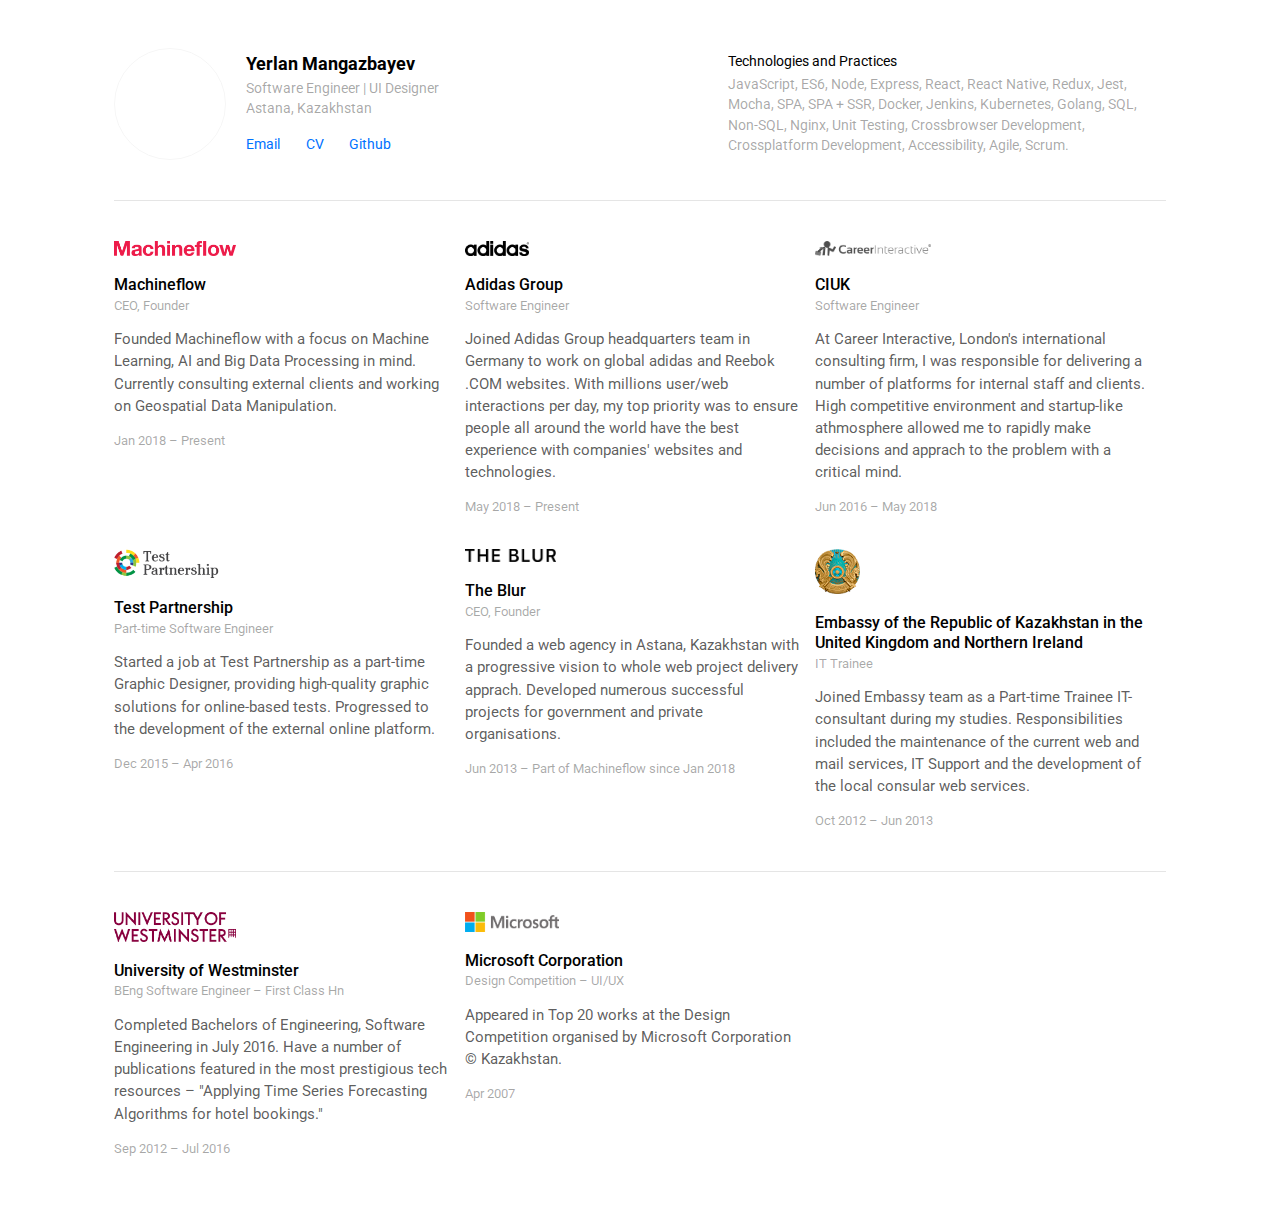
<file: index.html>
<!DOCTYPE html>
<html lang="en">

<head>
  <meta http-equiv="Content-Type" content="text/html; charset=utf-8">
  <title>Yerlan Mangazbayev | Personal Page</title>
  <meta name="description" content="Hello and welcome to my Personal Github Page. Here you'll find out who I am, what I do and how I can help you.">
  <meta name="keywords" content="yerlan,mangazbayev,software,engineer,developer,ui,ux,astana,kazakhstan">
  <meta name="robots" content="index, follow">
  <meta name="language" content="English">
  <link href="https://fonts.googleapis.com/css?family=Roboto:400,500,700&amp;subset=cyrillic" rel="stylesheet">
  <meta name="viewport" content="width=device-width, initial-scale=1">
  <link rel="stylesheet" type="text/css" href="./assets/css/github.css">
  <script type="text/javascript"> (function (d, w, c) { (w[c] = w[c] || []).push(function () { try { w.yaCounter51264208 = new Ya.Metrika2({ id: 51264208, clickmap: true, trackLinks: true, accurateTrackBounce: true, webvisor: true }); } catch (e) { } }); var n = d.getElementsByTagName("script")[0], s = d.createElement("script"), f = function () { n.parentNode.insertBefore(s, n); }; s.type = "text/javascript"; s.async = true; s.src = "https://mc.yandex.ru/metrika/tag.js"; if (w.opera == "[object Opera]") { d.addEventListener("DOMContentLoaded", f, false); } else { f(); } })(document, window, "yandex_metrika_callbacks2"); </script>
  <noscript>
    <div><img src="https://mc.yandex.ru/watch/51264208" style="position:absolute; left:-9999px;" alt="" /></div>
  </noscript>
</head>

<body class="wrapper">
  <div class="row">
    <div class="bio_container col-sm-24 col-md-12 col-lg-14">
      <div class="avatar"></div>
      <div class="bio">
        <h1>Yerlan Mangazbayev</h1>
        <sub>Software Engineer | UI Designer</sub>
        <sub>Astana, Kazakhstan</sub>
        <br>
        <a title="Email" rel="Email" href="mailto:mangazbayev@gmail.com">Email</a>
        <a title="CV" rel="Download CV" href="./YerlanMangazbayev_CV2018.pdf">CV</a>
        <a title="Github" rel="Open Github Account" href="https://www.github.com/Yerlan">Github</a>
      </div>
    </div>
    <div class="bio_container col-sm-24 col-md-12 col-lg-10">
      <div class="description">
        <h1>Technologies and Practices</h1>
        <p>JavaScript, ES6, Node, Express, React, React Native, Redux, Jest, Mocha, SPA, SPA + SSR, Docker, Jenkins,
          Kubernetes, Golang, SQL, Non-SQL, Nginx, Unit Testing, Crossbrowser Development, Crossplatform Development,
          Accessibility, Agile, Scrum.</p>
      </div>
    </div>
  </div>
  <div class="row">
    <div class="divider"></div>
  </div>
  <div class="row">
    <div class="experience_item col-sm-24 col-md-12 col-lg-8">
      <div class="company_logo">
        <img src="./assets/img/machineflow.png" title="Machineflow LTD" alt="Machineflow Logo" height="15">
      </div>
      <h1>Machineflow</h1>
      <sub>CEO, Founder</sub>
      <p>Founded Machineflow with a focus on Machine Learning, AI and Big Data Processing in mind. Currently
        consulting external clients and working on Geospatial Data Manipulation.</p>
      <sub class="nomargin">Jan 2018 – Present</sub>
    </div>
    <div class="experience_item col-sm-24 col-md-12 col-lg-8">
      <div class="company_logo">
        <img src="./assets/img/adidas.png" title="Adidas Group" alt="Adidas Logo" height="15">
      </div>
      <h1>Adidas Group</h1>
      <sub>Software Engineer</sub>
      <p>Joined Adidas Group headquarters team in Germany to work on global adidas and Reebok .COM websites. With
        millions user/web interactions per day, my top priority was to ensure people all around the world have the best
        experience with companies' websites and technologies.</p>
      <sub class="nomargin">May 2018 – Present</sub>
    </div>
    <div class="experience_item col-sm-24 col-md-12 col-lg-8">
      <div class="company_logo">
        <img src="./assets/img/ciuk.png" title="Career Interactive LTD" alt="Career Interactive Logo" height="15">
      </div>
      <h1>CIUK</h1>
      <sub>Software Engineer</sub>
      <p>At Career Interactive, London's international consulting firm, I was responsible for delivering a number
        of platforms for internal staff and clients. High competitive environment and startup-like athmosphere allowed
        me to rapidly make decisions and apprach to the problem with a critical mind.</p>
      <sub class="nomargin">Jun 2016 – May 2018</sub>
    </div>
    <div class="experience_item col-sm-24 col-md-12 col-lg-8">
      <div class="company_logo">
        <img src="./assets/img/tp.png" title="Test Partnership LTD" alt="Test Partnership Logo" height="30">
      </div>
      <h1>Test Partnership</h1>
      <sub>Part-time Software Engineer</sub>
      <p>Started a job at Test Partnership as a part-time Graphic Designer, providing high-quality graphic
        solutions for online-based tests. Progressed to the development of the external online platform.</p>
      <sub class="nomargin">Dec 2015 – Apr 2016</sub>
    </div>
    <div class="experience_item col-sm-24 col-md-12 col-lg-8">
      <div class="company_logo">
        <img src="./assets/img/theblur.png" title="The Blur" alt="The Blur Logo" height="13">
      </div>
      <h1>The Blur</h1>
      <sub>CEO, Founder</sub>
      <p>Founded a web agency in Astana, Kazakhstan with a progressive vision to whole web project delivery apprach.
        Developed numerous successful projects for government and private organisations.</p>
      <sub class="nomargin">Jun 2013 – Part of Machineflow since Jan 2018</sub>
    </div>
    <div class="experience_item col-sm-24 col-md-12 col-lg-8">
      <div class="company_logo">
        <img src="./assets/img/kazembassy.png" title="Embassy of the Republic of Kazakhstan in the United Kingdom and Northern Ireland"
          alt="Embassy of the Republic of Kazakhstan in the United Kingdom and Northern Ireland Logo" height="45">
      </div>
      <h1>Embassy of the Republic of Kazakhstan in the United Kingdom and Northern Ireland</h1>
      <sub>IT Trainee</sub>
      <p>Joined Embassy team as a Part-time Trainee IT-consultant during my studies. Responsibilities included the
        maintenance of the current web and mail services, IT Support and the development of the local consular web
        services.</p>
      <sub class="nomargin">Oct 2012 – Jun 2013</sub>
    </div>
  </div>

  <div class="row">
    <div class="divider"></div>
  </div>

  <div class="row">
    <div class="experience_item col-sm-24 col-md-12 col-lg-8">
      <div class="company_logo">
        <img src="./assets/img/westminster.png" title="University of Westminster" alt="University of Westminster Logo"
          height="30">
      </div>
      <h1>University of Westminster</h1>
      <sub>BEng Software Engineer – First Class Hn</sub>
      <p>Completed Bachelors of Engineering, Software Engineering in July 2016. Have a number of publications
        featured in the most prestigious tech resources – "Applying Time Series Forecasting Algorithms for hotel
        bookings."</p>
      <sub class="nomargin">Sep 2012 – Jul 2016</sub>
    </div>
    <div class="experience_item col-sm-24 col-md-12 col-lg-8">
      <div class="company_logo">
        <img src="./assets/img/microsoft.png" title="Microsoft Corporation" alt="Microsoft Corporation Logo" height="20">
      </div>
      <h1>Microsoft Corporation</h1>
      <sub>Design Competition – UI/UX</sub>
      <p>Appeared in Top 20 works at the Design Competition organised by Microsoft Corporation © Kazakhstan.</p>
      <sub class="nomargin">Apr 2007</sub>
    </div>
  </div>

</body>

</html>
</file>
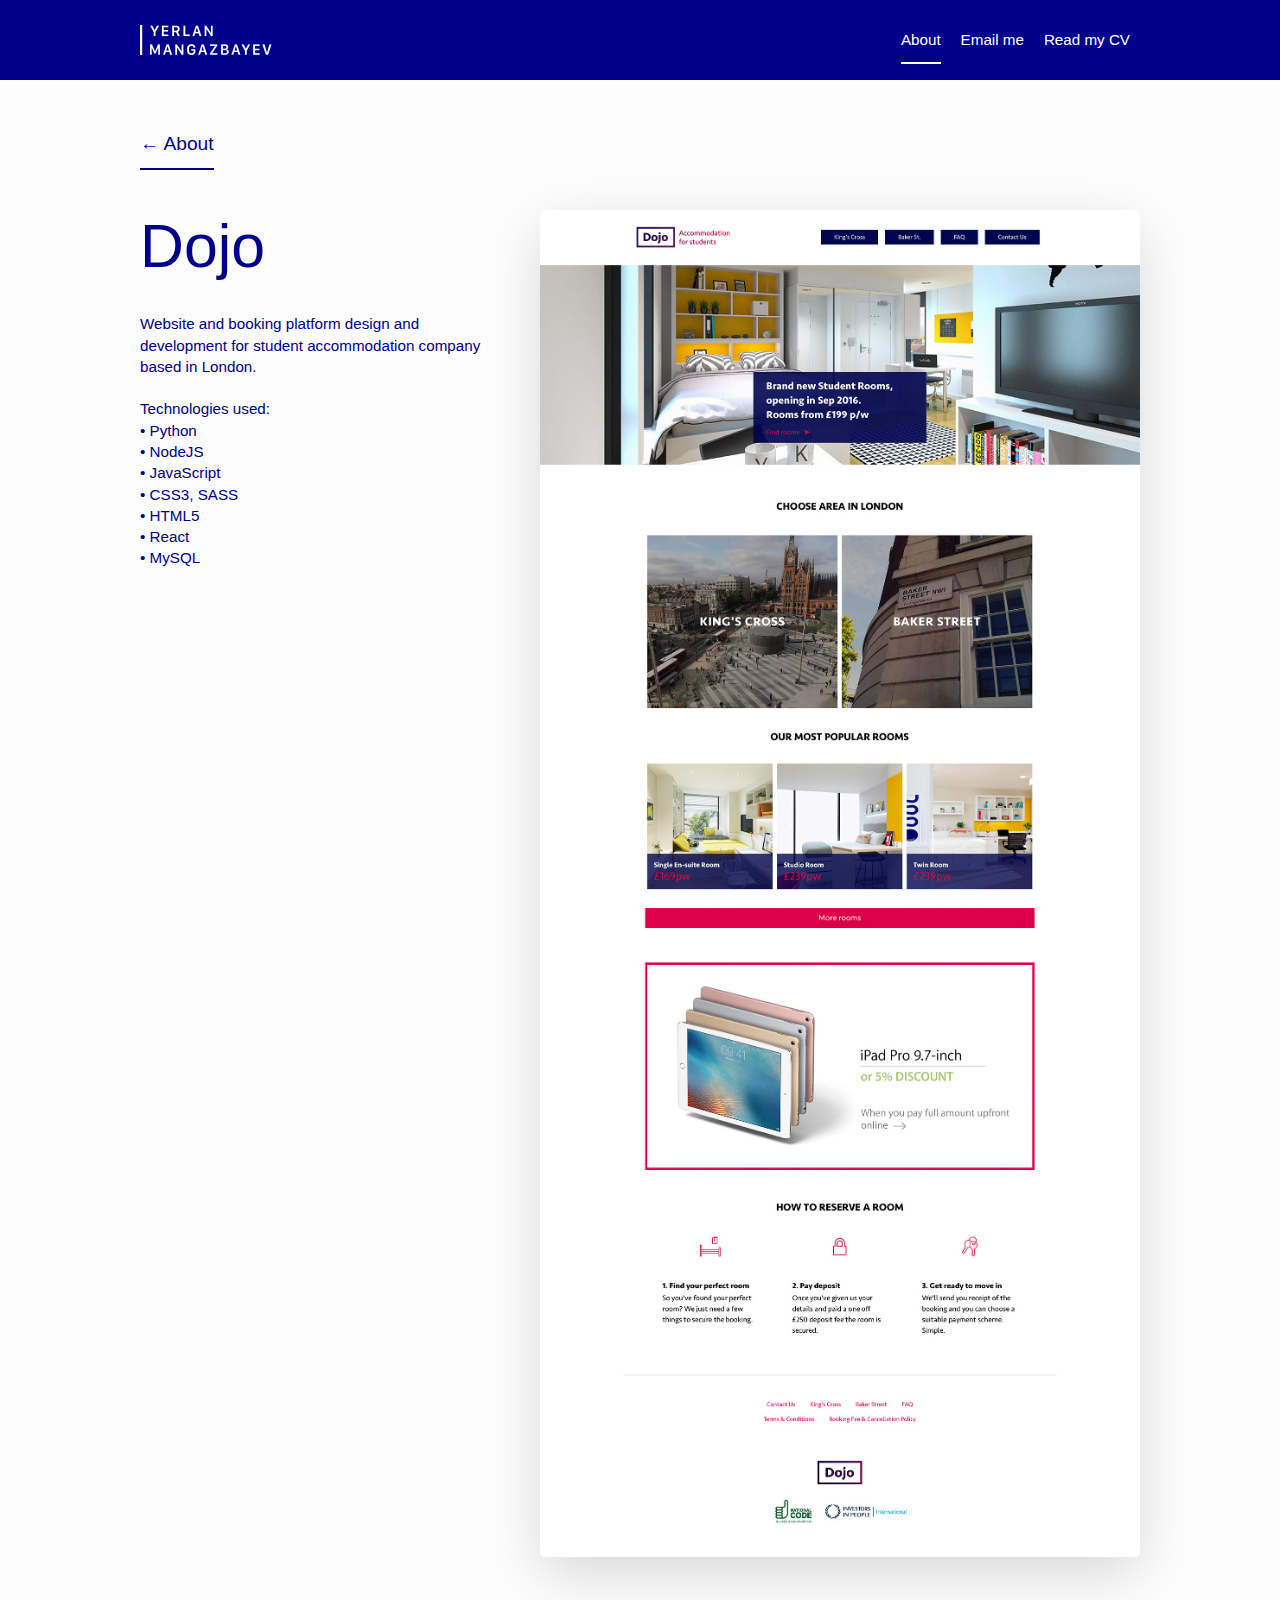
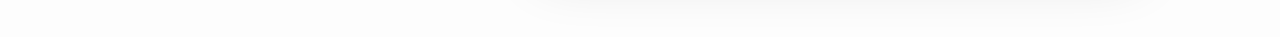
<file: projects/dojo/index.html>
<!DOCTYPE html>
<html lang="en">

<head>
  <meta charset="utf-8">
  <title>Dojo</title>
  <meta name="description" content="London based Web Developer and UI Designer. JavaScript, NodeJS, Python, PHP, Lodash, Snabbdom, Velocity, RXJS, MySQL.">
  <meta name="keywords" content="web,designer,ui,developer,yerlan,mangazbayev">
  <meta name="robots" content="index, follow">
  <meta http-equiv="Content-Type" content="text/html; charset=utf-8">
  <meta name="language" content="English">
  <link rel="stylesheet" type="text/css" href="../../assets/css/y.css">
  <script type="text/javascript" src="../../assets/js/jquery-3.2.1.min.js"></script>
</head>

<body>

  <header>

    <div class="headContainer">
      <div class="logo"></div>
      <nav>
        <ul>
          <li class='active'><a href="../../">About</a></li>
          <li><a href="mailto:yerlanmangazbayev@icloud.com">Email me</a></li>
          <li><a href="../../cv.pdf">Read my CV</a></li>
        </ul>
      </nav>
    </div>
  </header>

  <div class="container" style="overflow: visible; padding:0 0 80px 0;">

    <div class="backBtn" onclick="location.href='../../'">
      &larr; About
    </div>

    <div style='clear:both;'></div>

    <div class="projectLeft">

      <h3 class='title projectTitle'>Dojo</h3>
      <p class='text projectDescription'>Website and booking platform design and development for student accommodation company based in London. <br><br>Technologies
        used:
        <br>&bull; Python <br>&bull; NodeJS <br>&bull; JavaScript <br>&bull; CSS3, SASS <br>&bull; HTML5 <br>&bull; React
        <br>&bull; MySQL</p>

    </div>

    <div class="projectRight">
      <div class="browserWrap">
        <img src='./1.jpg' alt='Dojo' title='Dojo' width='600' />
        <img src='./2.jpg' alt='Dojo' title='Dojo' width='600' />
        <img src='./3.jpg' alt='Dojo' title='Dojo' width='600' />
        <img src='./4.jpg' alt='Dojo' title='Dojo' width='600' />
        <img src='./5.jpg' alt='Dojo' title='Dojo' width='600' />
        <img src='./6.jpg' alt='Dojo' title='Dojo' width='600' />
        <img src='./7.jpg' alt='Dojo' title='Dojo' width='600' />
        <img src='./8.jpg' alt='Dojo' title='Dojo' width='600' />
      </div>
    </div>

    <div style='clear:both;'></div>

  </div>

  <script type="text/javascript">
    $('.showcontainer').hover(function (e) {
      // $(this).children(".box")[0].style.transform = 'scale(0.95)';
      $(this).children(".box")[0].children[0].style.transform = 'scale(0.95)';
      $(this).children(".divider")[0].style.width = '100%';
    }, function (e) {
      $(this).children(".box")[0].children[0].style.transform = 'scale(1)';
      $(this).children(".divider")[0].style.width = '40px';
      // $(this).children(".box")[0].style.transform = 'scale(1)';
    })
  </script>

</body>

</html>
</file>
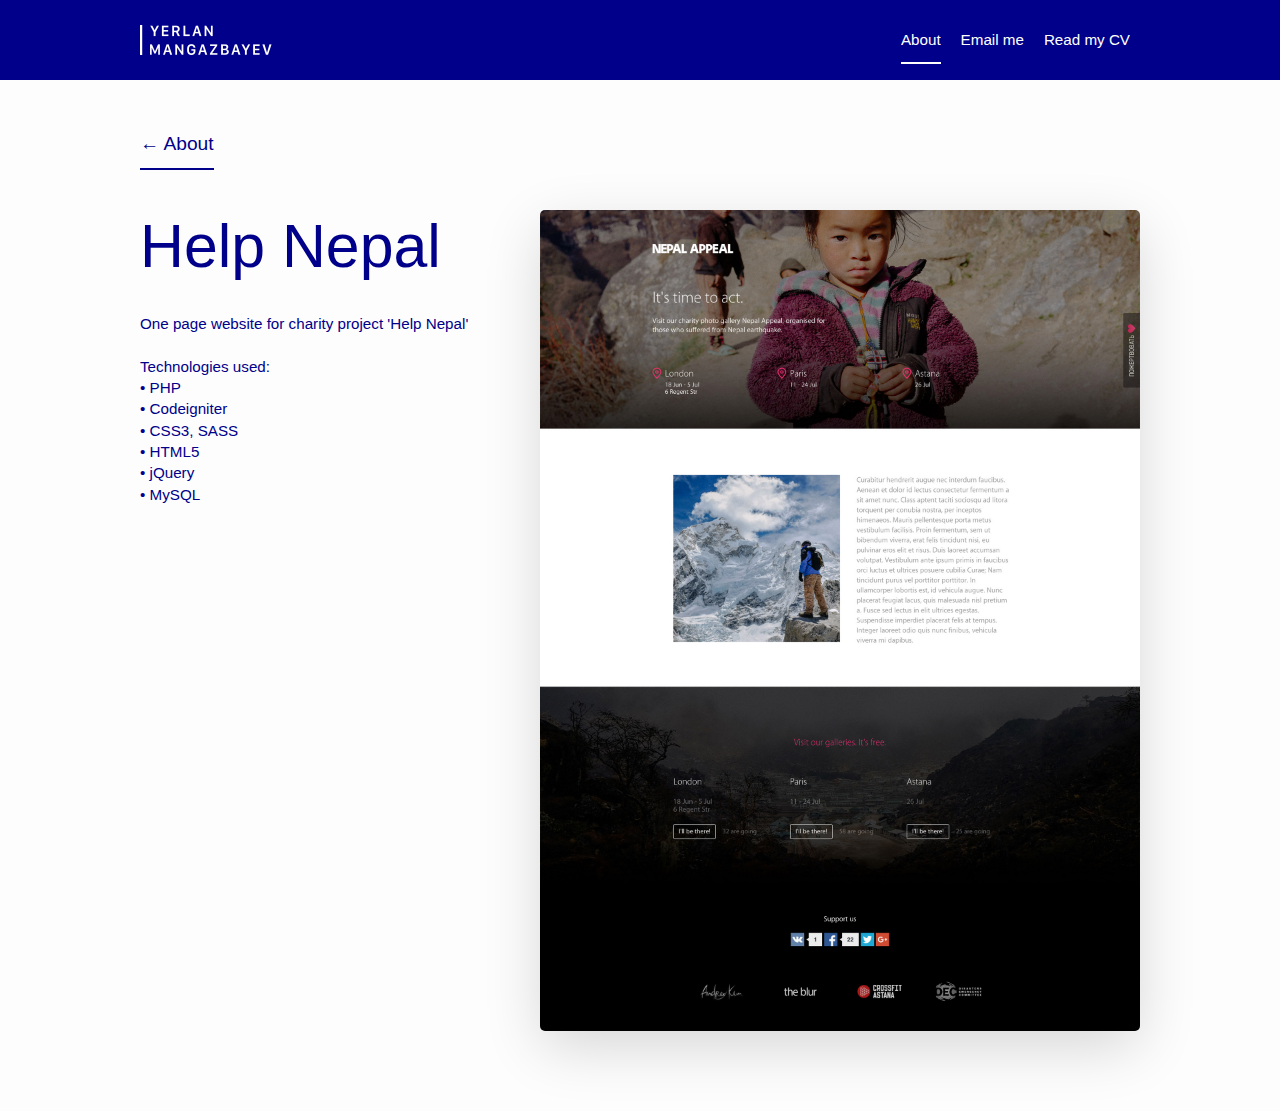
<file: projects/nepal/index.html>
<!DOCTYPE html>
<html lang="en">

<head>
  <meta charset="utf-8">
  <title>Help Nepal</title>
  <meta name="description" content="London based Web Developer and UI Designer. JavaScript, NodeJS, Python, PHP, Lodash, Snabbdom, Velocity, RXJS, MySQL.">
  <meta name="keywords" content="web,designer,ui,developer,yerlan,mangazbayev">
  <meta name="robots" content="index, follow">
  <meta http-equiv="Content-Type" content="text/html; charset=utf-8">
  <meta name="language" content="English">
  <link rel="stylesheet" type="text/css" href="../../assets/css/y.css">
  <script type="text/javascript" src="../../assets/js/jquery-3.2.1.min.js"></script>
</head>

<body>

  <header>

    <div class="headContainer">
      <div class="logo"></div>
      <nav>
        <ul>
          <li class='active'><a href="../../">About</a></li>
          <li><a href="mailto:yerlanmangazbayev@icloud.com">Email me</a></li>
          <li><a href="../../cv.pdf">Read my CV</a></li>
        </ul>
      </nav>
    </div>
  </header>

  <div class="container" style="overflow: visible; padding:0 0 80px 0;">

    <div class="backBtn" onclick="location.href='../../'">
      &larr; About
    </div>

    <div style='clear:both;'></div>

    <div class="projectLeft">

      <h3 class='title projectTitle'>Help Nepal</h3>
      <p class='text projectDescription'>One page website for charity project 'Help Nepal' <br><br>Technologies used:<br>&bull; PHP <br>&bull; Codeigniter <br>&bull;
        CSS3, SASS <br>&bull; HTML5 <br>&bull; jQuery <br>&bull; MySQL</p>

    </div>

    <div class="projectRight">
      <div class="browserWrap">
        <img src='./1.jpg' alt='Help Nepal' title='Help Nepal' width='600' />
        <img src='./2.jpg' alt='Help Nepal' title='Help Nepal' width='600' />
        <img src='./3.jpg' alt='Help Nepal' title='Help Nepal' width='600' />
        <img src='./4.jpg' alt='Help Nepal' title='Help Nepal' width='600' />
        <img src='./5.jpg' alt='Help Nepal' title='Help Nepal' width='600' />
        <img src='./6.jpg' alt='Help Nepal' title='Help Nepal' width='600' />
        <img src='./7.jpg' alt='Help Nepal' title='Help Nepal' width='600' />
        <img src='./8.jpg' alt='Help Nepal' title='Help Nepal' width='600' />
      </div>
    </div>

    <div style='clear:both;'></div>

  </div>

  <script type="text/javascript">
    $('.showcontainer').hover(function (e) {
      // $(this).children(".box")[0].style.transform = 'scale(0.95)';
      $(this).children(".box")[0].children[0].style.transform = 'scale(0.95)';
      $(this).children(".divider")[0].style.width = '100%';
    }, function (e) {
      $(this).children(".box")[0].children[0].style.transform = 'scale(1)';
      $(this).children(".divider")[0].style.width = '40px';
      // $(this).children(".box")[0].style.transform = 'scale(1)';
    })
  </script>

</body>

</html>
</file>
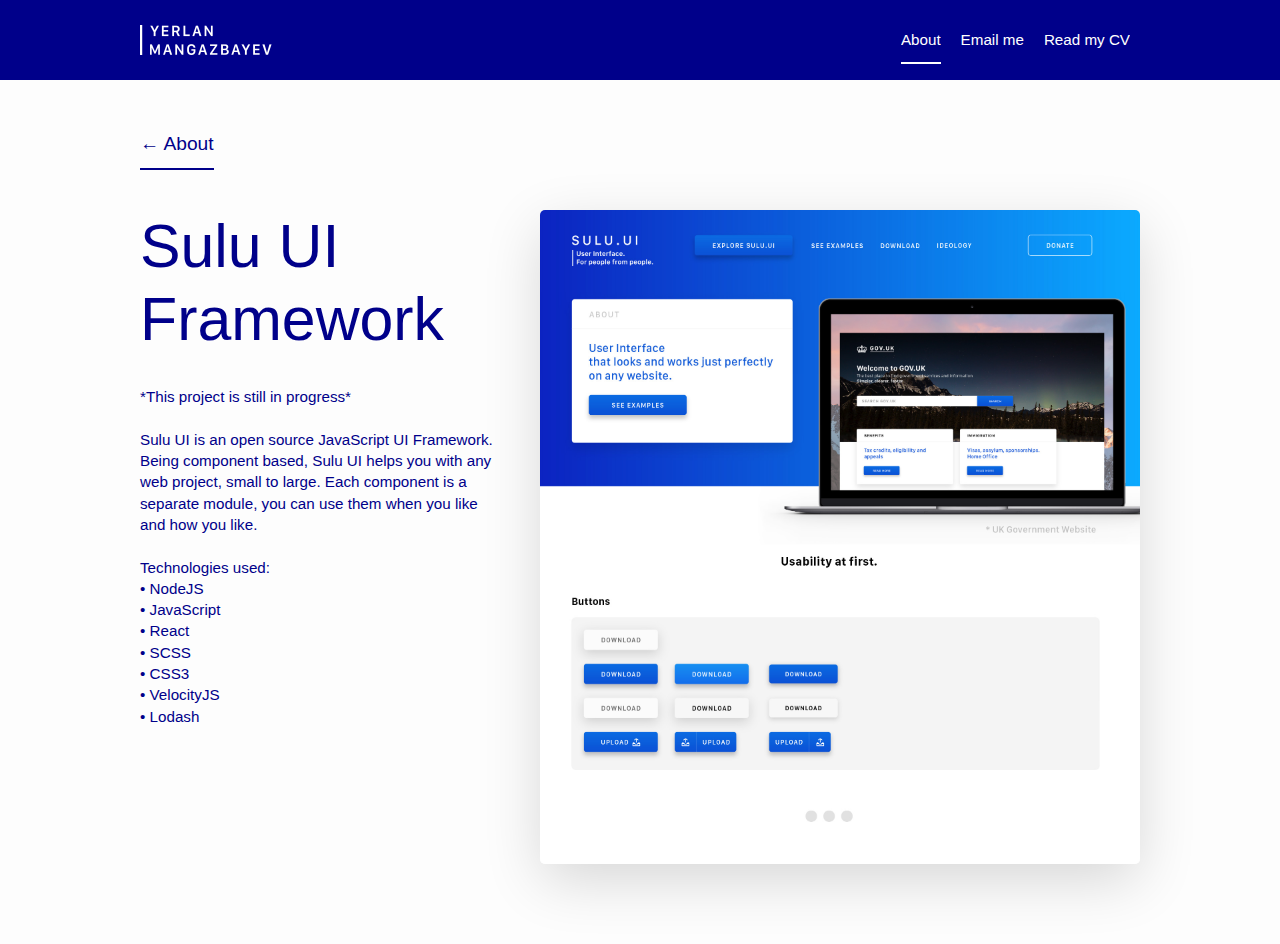
<file: projects/sulu/index.html>
<!DOCTYPE html>
<html lang="en">

<head>
  <meta charset="utf-8">
  <title>Sulu UI Framework</title>
  <meta name="description" content="London based Web Developer and UI Designer. JavaScript, NodeJS, Python, PHP, Lodash, Snabbdom, Velocity, RXJS, MySQL.">
  <meta name="keywords" content="web,designer,ui,developer,yerlan,mangazbayev">
  <meta name="robots" content="index, follow">
  <meta http-equiv="Content-Type" content="text/html; charset=utf-8">
  <meta name="language" content="English">
  <link rel="stylesheet" type="text/css" href="../../assets/css/y.css">
  <script type="text/javascript" src="../../assets/js/jquery-3.2.1.min.js"></script>
</head>

<body>

  <header>

    <div class="headContainer">
      <div class="logo"></div>
      <nav>
        <ul>
          <li class='active'><a href="../../">About</a></li>
          <li><a href="mailto:yerlanmangazbayev@icloud.com">Email me</a></li>
          <li><a href="../../cv.pdf">Read my CV</a></li>
        </ul>
      </nav>
    </div>
  </header>

  <div class="container" style="overflow: visible; padding:0 0 80px 0;">

    <div class="backBtn" onclick="location.href='../../'">
      &larr; About
    </div>

    <div style='clear:both;'></div>

    <div class="projectLeft">

      <h3 class='title projectTitle'>Sulu UI Framework</h3>
      <p class='text projectDescription'>*This project is still in progress*<br><br>Sulu UI is an open source JavaScript UI Framework. Being component based,
        Sulu UI helps you with any web project, small to large. Each component is a separate module, you can use them when
        you like and how you like. <br><br>Technologies used:<br>&bull; NodeJS <br>&bull; JavaScript <br>&bull; React <br>&bull;
        SCSS <br>&bull; CSS3 <br>&bull; VelocityJS <br>&bull; Lodash</p>

    </div>

    <div class="projectRight">
      <div class="browserWrap">
        <img src='./1.jpg' alt='Sulu UI Framework' title='Sulu UI Framework' width='600' />
        <img src='./2.jpg' alt='Sulu UI Framework' title='Sulu UI Framework' width='600' />
        <img src='./3.jpg' alt='Sulu UI Framework' title='Sulu UI Framework' width='600' />
        <img src='./4.jpg' alt='Sulu UI Framework' title='Sulu UI Framework' width='600' />
        <img src='./5.jpg' alt='Sulu UI Framework' title='Sulu UI Framework' width='600' />
        <img src='./6.jpg' alt='Sulu UI Framework' title='Sulu UI Framework' width='600' />
        <img src='./7.jpg' alt='Sulu UI Framework' title='Sulu UI Framework' width='600' />
        <img src='./8.jpg' alt='Sulu UI Framework' title='Sulu UI Framework' width='600' />
      </div>
    </div>

    <div style='clear:both;'></div>

  </div>

  <script type="text/javascript">
    $('.showcontainer').hover(function (e) {
      // $(this).children(".box")[0].style.transform = 'scale(0.95)';
      $(this).children(".box")[0].children[0].style.transform = 'scale(0.95)';
      $(this).children(".divider")[0].style.width = '100%';
    }, function (e) {
      $(this).children(".box")[0].children[0].style.transform = 'scale(1)';
      $(this).children(".divider")[0].style.width = '40px';
      // $(this).children(".box")[0].style.transform = 'scale(1)';
    })
  </script>

</body>

</html>
</file>
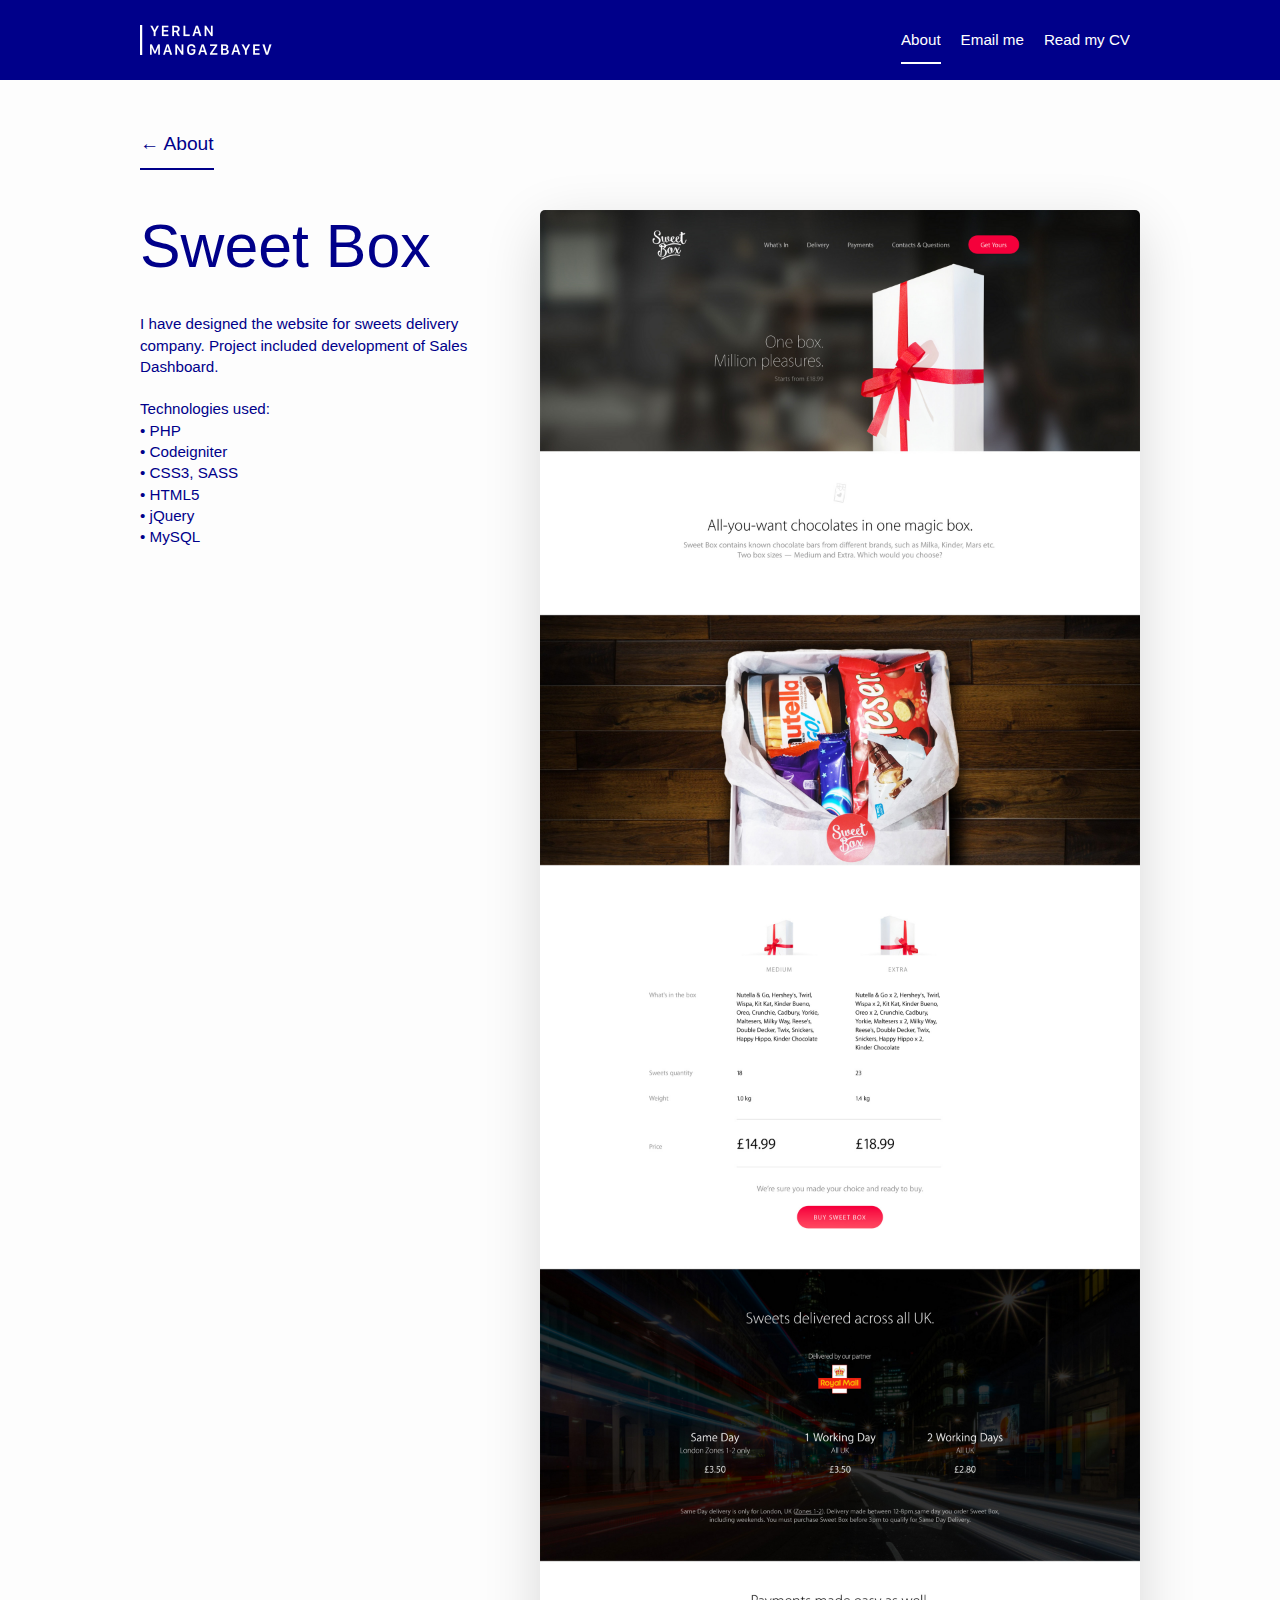
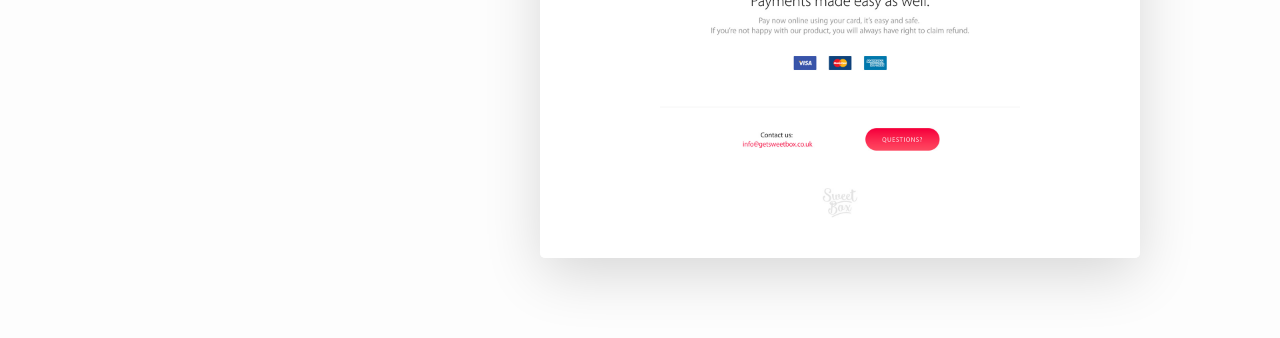
<file: projects/sweetbox/index.html>
<!DOCTYPE html>
<html lang="en">

<head>
  <meta charset="utf-8">
  <title>Sweet Box</title>
  <meta name="description" content="London based Web Developer and UI Designer. JavaScript, NodeJS, Python, PHP, Lodash, Snabbdom, Velocity, RXJS, MySQL.">
  <meta name="keywords" content="web,designer,ui,developer,yerlan,mangazbayev">
  <meta name="robots" content="index, follow">
  <meta http-equiv="Content-Type" content="text/html; charset=utf-8">
  <meta name="language" content="English">
  <link rel="stylesheet" type="text/css" href="../../assets/css/y.css">
  <script type="text/javascript" src="../../assets/js/jquery-3.2.1.min.js"></script>
</head>

<body>

  <header>

    <div class="headContainer">
      <div class="logo"></div>
      <nav>
        <ul>
          <li class='active'><a href="../../">About</a></li>
          <li><a href="mailto:yerlanmangazbayev@icloud.com">Email me</a></li>
          <li><a href="../../cv.pdf">Read my CV</a></li>
        </ul>
      </nav>
    </div>
  </header>

  <div class="container" style="overflow: visible; padding:0 0 80px 0;">

    <div class="backBtn" onclick="location.href='../../'">
      &larr; About
    </div>

    <div style='clear:both;'></div>

    <div class="projectLeft">

      <h3 class='title projectTitle'>Sweet Box</h3>
      <p class='text projectDescription'>I have designed the website for sweets delivery company. Project included development of Sales Dashboard. <br><br>Technologies
        used:<br>&bull; PHP <br>&bull; Codeigniter <br>&bull; CSS3, SASS <br>&bull; HTML5 <br>&bull; jQuery <br>&bull; MySQL</p>

    </div>

    <div class="projectRight">
      <div class="browserWrap">
        <img src='./1.jpg' alt='Sweet Box' title='Sweet Box' width='600' />
        <img src='./2.jpg' alt='Sweet Box' title='Sweet Box' width='600' />
        <img src='./3.jpg' alt='Sweet Box' title='Sweet Box' width='600' />
        <img src='./4.jpg' alt='Sweet Box' title='Sweet Box' width='600' />
        <img src='./5.jpg' alt='Sweet Box' title='Sweet Box' width='600' />
        <img src='./6.jpg' alt='Sweet Box' title='Sweet Box' width='600' />
        <img src='./7.jpg' alt='Sweet Box' title='Sweet Box' width='600' />
        <img src='./8.jpg' alt='Sweet Box' title='Sweet Box' width='600' />
      </div>
    </div>

    <div style='clear:both;'></div>

  </div>

  <script type="text/javascript">
    $('.showcontainer').hover(function (e) {
      // $(this).children(".box")[0].style.transform = 'scale(0.95)';
      $(this).children(".box")[0].children[0].style.transform = 'scale(0.95)';
      $(this).children(".divider")[0].style.width = '100%';
    }, function (e) {
      $(this).children(".box")[0].children[0].style.transform = 'scale(1)';
      $(this).children(".divider")[0].style.width = '40px';
      // $(this).children(".box")[0].style.transform = 'scale(1)';
    })
  </script>

</body>

</html>
</file>
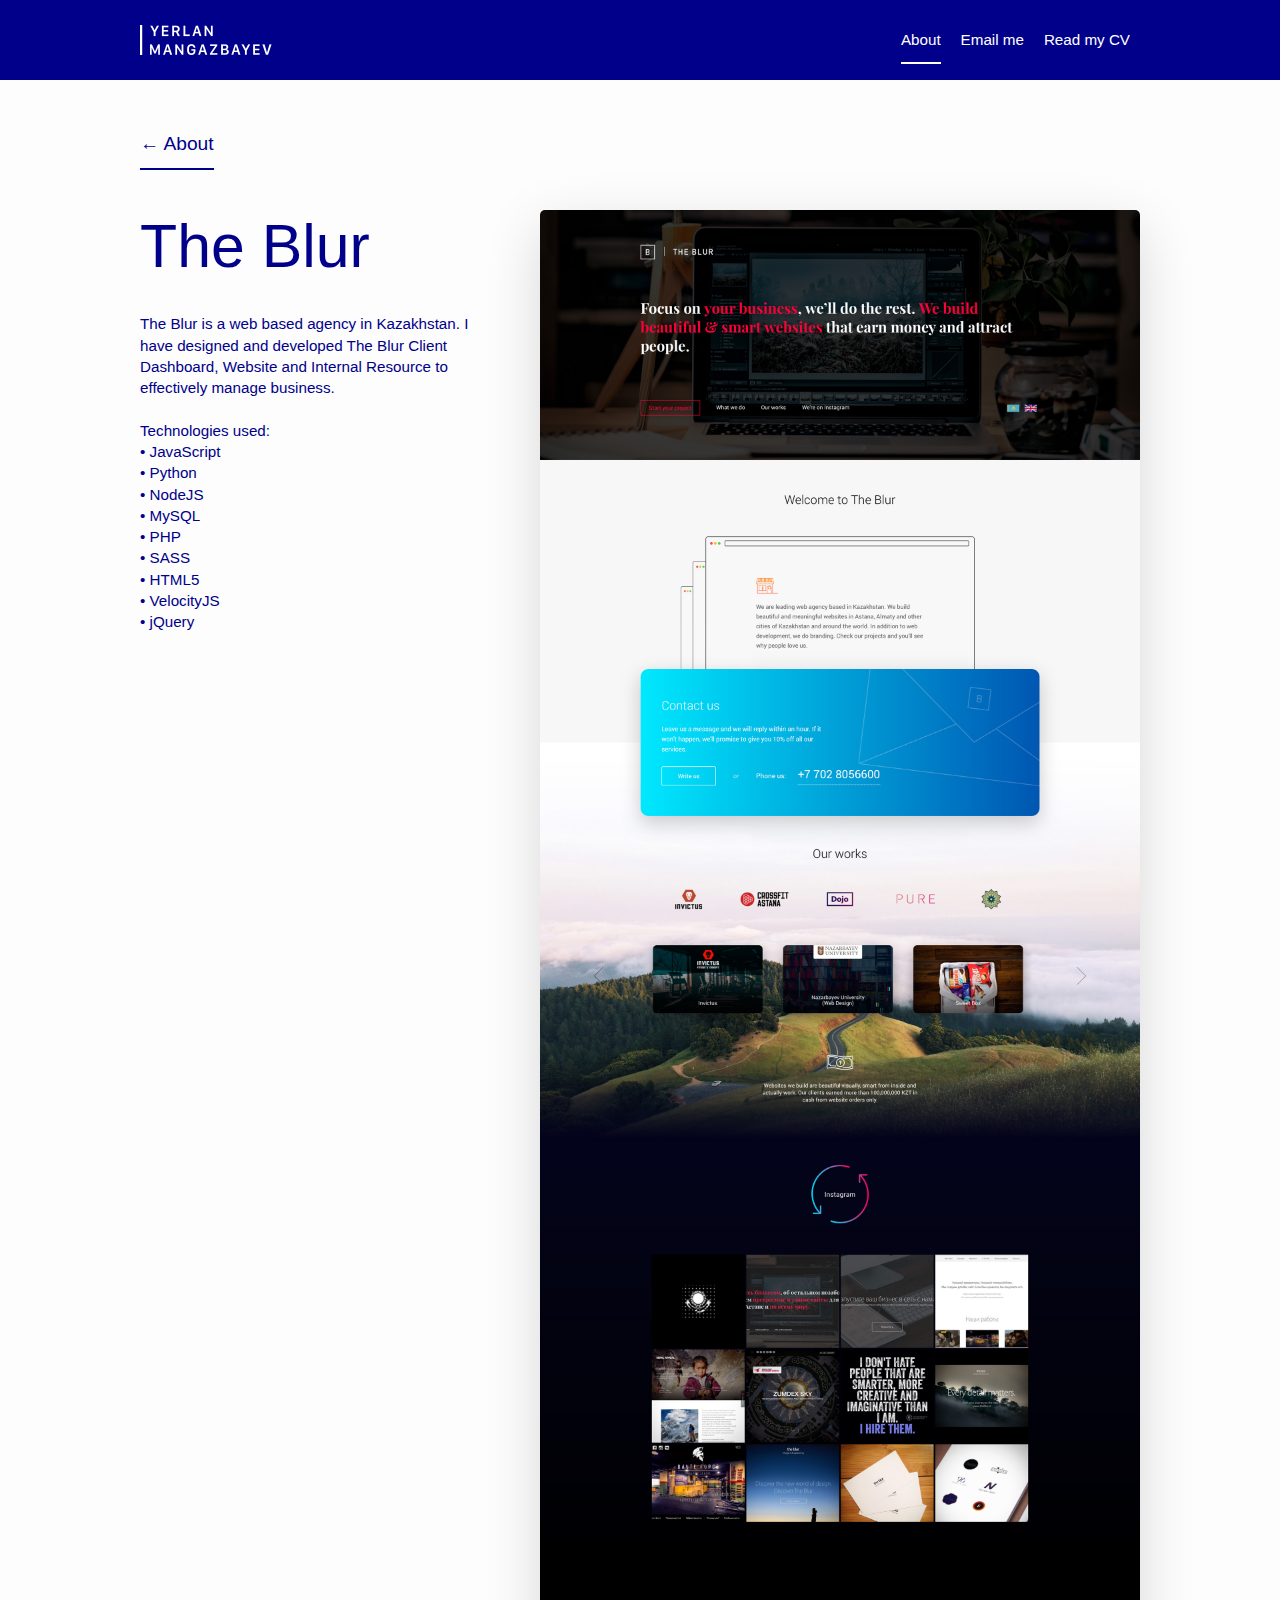
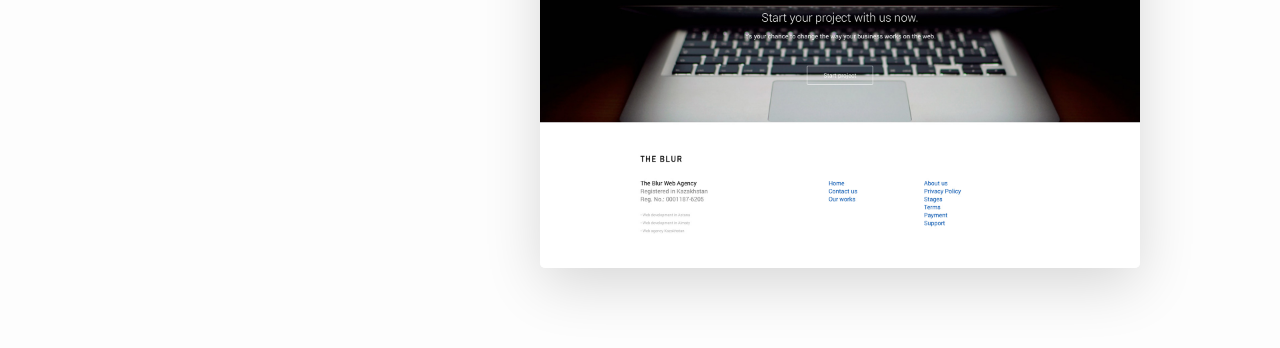
<file: projects/theblur/index.html>
<!DOCTYPE html>
<html lang="en">

<head>
  <meta charset="utf-8">
  <title>The Blur</title>
  <meta name="description" content="London based Web Developer and UI Designer. JavaScript, NodeJS, Python, PHP, Lodash, Snabbdom, Velocity, RXJS, MySQL.">
  <meta name="keywords" content="web,designer,ui,developer,yerlan,mangazbayev">
  <meta name="robots" content="index, follow">
  <meta http-equiv="Content-Type" content="text/html; charset=utf-8">
  <meta name="language" content="English">
  <link rel="stylesheet" type="text/css" href="../../assets/css/y.css">
  <script type="text/javascript" src="../../assets/js/jquery-3.2.1.min.js"></script>
</head>

<body>

  <header>

    <div class="headContainer">
      <div class="logo"></div>
      <nav>
        <ul>
          <li class='active'><a href="../../">About</a></li>
          <li><a href="mailto:yerlanmangazbayev@icloud.com">Email me</a></li>
          <li><a href="../../cv.pdf">Read my CV</a></li>
        </ul>
      </nav>
    </div>
  </header>

  <div class="container" style="overflow: visible; padding:0 0 80px 0;">

    <div class="backBtn" onclick="location.href='../../'">
      &larr; About
    </div>

    <div style='clear:both;'></div>

    <div class="projectLeft">

      <h3 class='title projectTitle'>The Blur</h3>
      <p class='text projectDescription'>The Blur is a web based agency in Kazakhstan. I have designed and developed The Blur Client Dashboard, Website and
        Internal Resource to effectively manage business.<br><br>Technologies used:<br>&bull; JavaScript<br>&bull; Python<br>&bull;
        NodeJS<br>&bull; MySQL<br>&bull; PHP<br>&bull; SASS<br>&bull; HTML5<br>&bull; VelocityJS<br>&bull; jQuery</p>

    </div>

    <div class="projectRight">
      <div class="browserWrap">
        <img src='./1.jpg' alt='The Blur' title='The Blur' width='600' />
        <img src='./2.jpg' alt='The Blur' title='The Blur' width='600' />
        <img src='./3.jpg' alt='The Blur' title='The Blur' width='600' />
        <img src='./4.jpg' alt='The Blur' title='The Blur' width='600' />
        <img src='./5.jpg' alt='The Blur' title='The Blur' width='600' />
        <img src='./6.jpg' alt='The Blur' title='The Blur' width='600' />
        <img src='./7.jpg' alt='The Blur' title='The Blur' width='600' />
        <img src='./8.jpg' alt='The Blur' title='The Blur' width='600' />
      </div>
    </div>

    <div style='clear:both;'></div>

  </div>

  <script type="text/javascript">
    $('.showcontainer').hover(function (e) {
      // $(this).children(".box")[0].style.transform = 'scale(0.95)';
      $(this).children(".box")[0].children[0].style.transform = 'scale(0.95)';
      $(this).children(".divider")[0].style.width = '100%';
    }, function (e) {
      $(this).children(".box")[0].children[0].style.transform = 'scale(1)';
      $(this).children(".divider")[0].style.width = '40px';
      // $(this).children(".box")[0].style.transform = 'scale(1)';
    })
  </script>

</body>

</html>
</file>
<file: assets/css/github.css>
html,body,div,span,applet,object,iframe,h1,h2,h3,h4,h5,h6,p,blockquote,pre,a,abbr,acronym,address,big,cite,code,del,dfn,em,img,ins,kbd,q,s,samp,small,strike,strong,sub,sup,tt,var,b,u,i,center,dl,dt,dd,ol,ul,li,fieldset,form,label,legend,table,caption,tbody,tfoot,thead,tr,th,td,article,aside,canvas,details,embed,figure,figcaption,footer,header,hgroup,menu,nav,output,ruby,section,summary,time,mark,audio,video{margin:0;padding:0;border:0;font-size:100%;font-family:"Roboto",sans-serif;vertical-align:baseline}article,aside,details,figcaption,figure,footer,header,hgroup,menu,nav,section{display:block}body{padding:2em;line-height:1;min-width:320px;max-width:1100px;margin:0 auto}ol,ul{list-style:none}blockquote,q{quotes:none}blockquote:before,blockquote:after,q:before,q:after{content:"";content:none}table{border-collapse:collapse;border-spacing:0}h1{font-weight:700;font-size:1.15em;line-height:1.25em;margin-bottom:.2em}sub{font-weight:400;display:block;font-size:.9em;line-height:1.4em;color:rgba(0,0,0,.35)}a:link{font-weight:400;font-size:.9em;line-height:1.4em;color:#0072ff;margin-right:1.5em;text-decoration:none}a:link:hover{color:#4d9cff}a:visited{color:#0072ff}.wrapper{box-sizing:border-box;max-width:1100px;margin:0 auto}.container-fluid{margin-right:auto;margin-left:auto;padding-right:2rem;padding-left:2rem}.row{box-sizing:border-box;display:-webkit-box;display:-webkit-flex;display:-moz-flex;display:-ms-flexbox;display:flex;-webkit-box-flex:0;-webkit-flex:0 1 auto;-moz-box-flex:0;-moz-flex:0 1 auto;-ms-flex:0 1 auto;flex:0 1 auto;-webkit-box-direction:normal;-webkit-box-orient:horizontal;-webkit-flex-direction:row;-moz-flex-direction:row;-ms-flex-direction:row;flex-direction:row;-webkit-flex-wrap:wrap;-moz-flex-wrap:wrap;-ms-flex-wrap:wrap;flex-wrap:wrap;margin-right:-0.5rem;margin-left:-0.5rem}.row.reverse{-webkit-box-direction:reverse;-webkit-box-orient:horizontal;-webkit-flex-direction:row-reverse;-moz-flex-direction:row-reverse;-ms-flex-direction:row-reverse;flex-direction:row-reverse}.col.reverse{-webkit-box-direction:reverse;-webkit-box-orient:vertical;-webkit-flex-direction:column-reverse;-moz-flex-direction:column-reverse;-ms-flex-direction:column-reverse;flex-direction:column-reverse}.col-xs{box-sizing:border-box;-webkit-box-flex:0;-webkit-flex-grow:0;-moz-flex-grow:0;-ms-flex-positive:0;flex-grow:0;-webkit-flex-shrink:0;-moz-flex-shrink:0;-ms-flex-negative:0;flex-shrink:0;padding-right:.5rem;padding-left:.5rem;-webkit-flex-basis:auto;-moz-flex-basis:auto;-ms-flex-preferred-size:auto;flex-basis:auto}.col-xs-1{box-sizing:border-box;-webkit-box-flex:0;-webkit-flex-grow:0;-moz-flex-grow:0;-ms-flex-positive:0;flex-grow:0;-webkit-flex-shrink:0;-moz-flex-shrink:0;-ms-flex-negative:0;flex-shrink:0;padding-right:.5rem;padding-left:.5rem;-webkit-flex-basis:4.1666666667%;-moz-flex-basis:4.1666666667%;-ms-flex-preferred-size:4.1666666667%;flex-basis:4.1666666667%;max-width:4.1666666667%}.col-xs-2{box-sizing:border-box;-webkit-box-flex:0;-webkit-flex-grow:0;-moz-flex-grow:0;-ms-flex-positive:0;flex-grow:0;-webkit-flex-shrink:0;-moz-flex-shrink:0;-ms-flex-negative:0;flex-shrink:0;padding-right:.5rem;padding-left:.5rem;-webkit-flex-basis:8.3333333333%;-moz-flex-basis:8.3333333333%;-ms-flex-preferred-size:8.3333333333%;flex-basis:8.3333333333%;max-width:8.3333333333%}.col-xs-3{box-sizing:border-box;-webkit-box-flex:0;-webkit-flex-grow:0;-moz-flex-grow:0;-ms-flex-positive:0;flex-grow:0;-webkit-flex-shrink:0;-moz-flex-shrink:0;-ms-flex-negative:0;flex-shrink:0;padding-right:.5rem;padding-left:.5rem;-webkit-flex-basis:12.5%;-moz-flex-basis:12.5%;-ms-flex-preferred-size:12.5%;flex-basis:12.5%;max-width:12.5%}.col-xs-4{box-sizing:border-box;-webkit-box-flex:0;-webkit-flex-grow:0;-moz-flex-grow:0;-ms-flex-positive:0;flex-grow:0;-webkit-flex-shrink:0;-moz-flex-shrink:0;-ms-flex-negative:0;flex-shrink:0;padding-right:.5rem;padding-left:.5rem;-webkit-flex-basis:16.6666666667%;-moz-flex-basis:16.6666666667%;-ms-flex-preferred-size:16.6666666667%;flex-basis:16.6666666667%;max-width:16.6666666667%}.col-xs-5{box-sizing:border-box;-webkit-box-flex:0;-webkit-flex-grow:0;-moz-flex-grow:0;-ms-flex-positive:0;flex-grow:0;-webkit-flex-shrink:0;-moz-flex-shrink:0;-ms-flex-negative:0;flex-shrink:0;padding-right:.5rem;padding-left:.5rem;-webkit-flex-basis:20.8333333333%;-moz-flex-basis:20.8333333333%;-ms-flex-preferred-size:20.8333333333%;flex-basis:20.8333333333%;max-width:20.8333333333%}.col-xs-6{box-sizing:border-box;-webkit-box-flex:0;-webkit-flex-grow:0;-moz-flex-grow:0;-ms-flex-positive:0;flex-grow:0;-webkit-flex-shrink:0;-moz-flex-shrink:0;-ms-flex-negative:0;flex-shrink:0;padding-right:.5rem;padding-left:.5rem;-webkit-flex-basis:25%;-moz-flex-basis:25%;-ms-flex-preferred-size:25%;flex-basis:25%;max-width:25%}.col-xs-7{box-sizing:border-box;-webkit-box-flex:0;-webkit-flex-grow:0;-moz-flex-grow:0;-ms-flex-positive:0;flex-grow:0;-webkit-flex-shrink:0;-moz-flex-shrink:0;-ms-flex-negative:0;flex-shrink:0;padding-right:.5rem;padding-left:.5rem;-webkit-flex-basis:29.1666666667%;-moz-flex-basis:29.1666666667%;-ms-flex-preferred-size:29.1666666667%;flex-basis:29.1666666667%;max-width:29.1666666667%}.col-xs-8{box-sizing:border-box;-webkit-box-flex:0;-webkit-flex-grow:0;-moz-flex-grow:0;-ms-flex-positive:0;flex-grow:0;-webkit-flex-shrink:0;-moz-flex-shrink:0;-ms-flex-negative:0;flex-shrink:0;padding-right:.5rem;padding-left:.5rem;-webkit-flex-basis:33.3333333333%;-moz-flex-basis:33.3333333333%;-ms-flex-preferred-size:33.3333333333%;flex-basis:33.3333333333%;max-width:33.3333333333%}.col-xs-9{box-sizing:border-box;-webkit-box-flex:0;-webkit-flex-grow:0;-moz-flex-grow:0;-ms-flex-positive:0;flex-grow:0;-webkit-flex-shrink:0;-moz-flex-shrink:0;-ms-flex-negative:0;flex-shrink:0;padding-right:.5rem;padding-left:.5rem;-webkit-flex-basis:37.5%;-moz-flex-basis:37.5%;-ms-flex-preferred-size:37.5%;flex-basis:37.5%;max-width:37.5%}.col-xs-10{box-sizing:border-box;-webkit-box-flex:0;-webkit-flex-grow:0;-moz-flex-grow:0;-ms-flex-positive:0;flex-grow:0;-webkit-flex-shrink:0;-moz-flex-shrink:0;-ms-flex-negative:0;flex-shrink:0;padding-right:.5rem;padding-left:.5rem;-webkit-flex-basis:41.6666666667%;-moz-flex-basis:41.6666666667%;-ms-flex-preferred-size:41.6666666667%;flex-basis:41.6666666667%;max-width:41.6666666667%}.col-xs-11{box-sizing:border-box;-webkit-box-flex:0;-webkit-flex-grow:0;-moz-flex-grow:0;-ms-flex-positive:0;flex-grow:0;-webkit-flex-shrink:0;-moz-flex-shrink:0;-ms-flex-negative:0;flex-shrink:0;padding-right:.5rem;padding-left:.5rem;-webkit-flex-basis:45.8333333333%;-moz-flex-basis:45.8333333333%;-ms-flex-preferred-size:45.8333333333%;flex-basis:45.8333333333%;max-width:45.8333333333%}.col-xs-12{box-sizing:border-box;-webkit-box-flex:0;-webkit-flex-grow:0;-moz-flex-grow:0;-ms-flex-positive:0;flex-grow:0;-webkit-flex-shrink:0;-moz-flex-shrink:0;-ms-flex-negative:0;flex-shrink:0;padding-right:.5rem;padding-left:.5rem;-webkit-flex-basis:50%;-moz-flex-basis:50%;-ms-flex-preferred-size:50%;flex-basis:50%;max-width:50%}.col-xs-13{box-sizing:border-box;-webkit-box-flex:0;-webkit-flex-grow:0;-moz-flex-grow:0;-ms-flex-positive:0;flex-grow:0;-webkit-flex-shrink:0;-moz-flex-shrink:0;-ms-flex-negative:0;flex-shrink:0;padding-right:.5rem;padding-left:.5rem;-webkit-flex-basis:54.1666666667%;-moz-flex-basis:54.1666666667%;-ms-flex-preferred-size:54.1666666667%;flex-basis:54.1666666667%;max-width:54.1666666667%}.col-xs-14{box-sizing:border-box;-webkit-box-flex:0;-webkit-flex-grow:0;-moz-flex-grow:0;-ms-flex-positive:0;flex-grow:0;-webkit-flex-shrink:0;-moz-flex-shrink:0;-ms-flex-negative:0;flex-shrink:0;padding-right:.5rem;padding-left:.5rem;-webkit-flex-basis:58.3333333333%;-moz-flex-basis:58.3333333333%;-ms-flex-preferred-size:58.3333333333%;flex-basis:58.3333333333%;max-width:58.3333333333%}.col-xs-15{box-sizing:border-box;-webkit-box-flex:0;-webkit-flex-grow:0;-moz-flex-grow:0;-ms-flex-positive:0;flex-grow:0;-webkit-flex-shrink:0;-moz-flex-shrink:0;-ms-flex-negative:0;flex-shrink:0;padding-right:.5rem;padding-left:.5rem;-webkit-flex-basis:62.5%;-moz-flex-basis:62.5%;-ms-flex-preferred-size:62.5%;flex-basis:62.5%;max-width:62.5%}.col-xs-16{box-sizing:border-box;-webkit-box-flex:0;-webkit-flex-grow:0;-moz-flex-grow:0;-ms-flex-positive:0;flex-grow:0;-webkit-flex-shrink:0;-moz-flex-shrink:0;-ms-flex-negative:0;flex-shrink:0;padding-right:.5rem;padding-left:.5rem;-webkit-flex-basis:66.6666666667%;-moz-flex-basis:66.6666666667%;-ms-flex-preferred-size:66.6666666667%;flex-basis:66.6666666667%;max-width:66.6666666667%}.col-xs-17{box-sizing:border-box;-webkit-box-flex:0;-webkit-flex-grow:0;-moz-flex-grow:0;-ms-flex-positive:0;flex-grow:0;-webkit-flex-shrink:0;-moz-flex-shrink:0;-ms-flex-negative:0;flex-shrink:0;padding-right:.5rem;padding-left:.5rem;-webkit-flex-basis:70.8333333333%;-moz-flex-basis:70.8333333333%;-ms-flex-preferred-size:70.8333333333%;flex-basis:70.8333333333%;max-width:70.8333333333%}.col-xs-18{box-sizing:border-box;-webkit-box-flex:0;-webkit-flex-grow:0;-moz-flex-grow:0;-ms-flex-positive:0;flex-grow:0;-webkit-flex-shrink:0;-moz-flex-shrink:0;-ms-flex-negative:0;flex-shrink:0;padding-right:.5rem;padding-left:.5rem;-webkit-flex-basis:75%;-moz-flex-basis:75%;-ms-flex-preferred-size:75%;flex-basis:75%;max-width:75%}.col-xs-19{box-sizing:border-box;-webkit-box-flex:0;-webkit-flex-grow:0;-moz-flex-grow:0;-ms-flex-positive:0;flex-grow:0;-webkit-flex-shrink:0;-moz-flex-shrink:0;-ms-flex-negative:0;flex-shrink:0;padding-right:.5rem;padding-left:.5rem;-webkit-flex-basis:79.1666666667%;-moz-flex-basis:79.1666666667%;-ms-flex-preferred-size:79.1666666667%;flex-basis:79.1666666667%;max-width:79.1666666667%}.col-xs-20{box-sizing:border-box;-webkit-box-flex:0;-webkit-flex-grow:0;-moz-flex-grow:0;-ms-flex-positive:0;flex-grow:0;-webkit-flex-shrink:0;-moz-flex-shrink:0;-ms-flex-negative:0;flex-shrink:0;padding-right:.5rem;padding-left:.5rem;-webkit-flex-basis:83.3333333333%;-moz-flex-basis:83.3333333333%;-ms-flex-preferred-size:83.3333333333%;flex-basis:83.3333333333%;max-width:83.3333333333%}.col-xs-21{box-sizing:border-box;-webkit-box-flex:0;-webkit-flex-grow:0;-moz-flex-grow:0;-ms-flex-positive:0;flex-grow:0;-webkit-flex-shrink:0;-moz-flex-shrink:0;-ms-flex-negative:0;flex-shrink:0;padding-right:.5rem;padding-left:.5rem;-webkit-flex-basis:87.5%;-moz-flex-basis:87.5%;-ms-flex-preferred-size:87.5%;flex-basis:87.5%;max-width:87.5%}.col-xs-22{box-sizing:border-box;-webkit-box-flex:0;-webkit-flex-grow:0;-moz-flex-grow:0;-ms-flex-positive:0;flex-grow:0;-webkit-flex-shrink:0;-moz-flex-shrink:0;-ms-flex-negative:0;flex-shrink:0;padding-right:.5rem;padding-left:.5rem;-webkit-flex-basis:91.6666666667%;-moz-flex-basis:91.6666666667%;-ms-flex-preferred-size:91.6666666667%;flex-basis:91.6666666667%;max-width:91.6666666667%}.col-xs-23{box-sizing:border-box;-webkit-box-flex:0;-webkit-flex-grow:0;-moz-flex-grow:0;-ms-flex-positive:0;flex-grow:0;-webkit-flex-shrink:0;-moz-flex-shrink:0;-ms-flex-negative:0;flex-shrink:0;padding-right:.5rem;padding-left:.5rem;-webkit-flex-basis:95.8333333333%;-moz-flex-basis:95.8333333333%;-ms-flex-preferred-size:95.8333333333%;flex-basis:95.8333333333%;max-width:95.8333333333%}.col-xs-24{box-sizing:border-box;-webkit-box-flex:0;-webkit-flex-grow:0;-moz-flex-grow:0;-ms-flex-positive:0;flex-grow:0;-webkit-flex-shrink:0;-moz-flex-shrink:0;-ms-flex-negative:0;flex-shrink:0;padding-right:.5rem;padding-left:.5rem;-webkit-flex-basis:100%;-moz-flex-basis:100%;-ms-flex-preferred-size:100%;flex-basis:100%;max-width:100%}.col-xs-offset-0{box-sizing:border-box;-webkit-box-flex:0;-webkit-flex-grow:0;-moz-flex-grow:0;-ms-flex-positive:0;flex-grow:0;-webkit-flex-shrink:0;-moz-flex-shrink:0;-ms-flex-negative:0;flex-shrink:0;padding-right:.5rem;padding-left:.5rem;margin-left:0}.col-xs-offset-1{box-sizing:border-box;-webkit-box-flex:0;-webkit-flex-grow:0;-moz-flex-grow:0;-ms-flex-positive:0;flex-grow:0;-webkit-flex-shrink:0;-moz-flex-shrink:0;-ms-flex-negative:0;flex-shrink:0;padding-right:.5rem;padding-left:.5rem;margin-left:4.1666666667%}.col-xs-offset-2{box-sizing:border-box;-webkit-box-flex:0;-webkit-flex-grow:0;-moz-flex-grow:0;-ms-flex-positive:0;flex-grow:0;-webkit-flex-shrink:0;-moz-flex-shrink:0;-ms-flex-negative:0;flex-shrink:0;padding-right:.5rem;padding-left:.5rem;margin-left:8.3333333333%}.col-xs-offset-3{box-sizing:border-box;-webkit-box-flex:0;-webkit-flex-grow:0;-moz-flex-grow:0;-ms-flex-positive:0;flex-grow:0;-webkit-flex-shrink:0;-moz-flex-shrink:0;-ms-flex-negative:0;flex-shrink:0;padding-right:.5rem;padding-left:.5rem;margin-left:12.5%}.col-xs-offset-4{box-sizing:border-box;-webkit-box-flex:0;-webkit-flex-grow:0;-moz-flex-grow:0;-ms-flex-positive:0;flex-grow:0;-webkit-flex-shrink:0;-moz-flex-shrink:0;-ms-flex-negative:0;flex-shrink:0;padding-right:.5rem;padding-left:.5rem;margin-left:16.6666666667%}.col-xs-offset-5{box-sizing:border-box;-webkit-box-flex:0;-webkit-flex-grow:0;-moz-flex-grow:0;-ms-flex-positive:0;flex-grow:0;-webkit-flex-shrink:0;-moz-flex-shrink:0;-ms-flex-negative:0;flex-shrink:0;padding-right:.5rem;padding-left:.5rem;margin-left:20.8333333333%}.col-xs-offset-6{box-sizing:border-box;-webkit-box-flex:0;-webkit-flex-grow:0;-moz-flex-grow:0;-ms-flex-positive:0;flex-grow:0;-webkit-flex-shrink:0;-moz-flex-shrink:0;-ms-flex-negative:0;flex-shrink:0;padding-right:.5rem;padding-left:.5rem;margin-left:25%}.col-xs-offset-7{box-sizing:border-box;-webkit-box-flex:0;-webkit-flex-grow:0;-moz-flex-grow:0;-ms-flex-positive:0;flex-grow:0;-webkit-flex-shrink:0;-moz-flex-shrink:0;-ms-flex-negative:0;flex-shrink:0;padding-right:.5rem;padding-left:.5rem;margin-left:29.1666666667%}.col-xs-offset-8{box-sizing:border-box;-webkit-box-flex:0;-webkit-flex-grow:0;-moz-flex-grow:0;-ms-flex-positive:0;flex-grow:0;-webkit-flex-shrink:0;-moz-flex-shrink:0;-ms-flex-negative:0;flex-shrink:0;padding-right:.5rem;padding-left:.5rem;margin-left:33.3333333333%}.col-xs-offset-9{box-sizing:border-box;-webkit-box-flex:0;-webkit-flex-grow:0;-moz-flex-grow:0;-ms-flex-positive:0;flex-grow:0;-webkit-flex-shrink:0;-moz-flex-shrink:0;-ms-flex-negative:0;flex-shrink:0;padding-right:.5rem;padding-left:.5rem;margin-left:37.5%}.col-xs-offset-10{box-sizing:border-box;-webkit-box-flex:0;-webkit-flex-grow:0;-moz-flex-grow:0;-ms-flex-positive:0;flex-grow:0;-webkit-flex-shrink:0;-moz-flex-shrink:0;-ms-flex-negative:0;flex-shrink:0;padding-right:.5rem;padding-left:.5rem;margin-left:41.6666666667%}.col-xs-offset-11{box-sizing:border-box;-webkit-box-flex:0;-webkit-flex-grow:0;-moz-flex-grow:0;-ms-flex-positive:0;flex-grow:0;-webkit-flex-shrink:0;-moz-flex-shrink:0;-ms-flex-negative:0;flex-shrink:0;padding-right:.5rem;padding-left:.5rem;margin-left:45.8333333333%}.col-xs-offset-12{box-sizing:border-box;-webkit-box-flex:0;-webkit-flex-grow:0;-moz-flex-grow:0;-ms-flex-positive:0;flex-grow:0;-webkit-flex-shrink:0;-moz-flex-shrink:0;-ms-flex-negative:0;flex-shrink:0;padding-right:.5rem;padding-left:.5rem;margin-left:50%}.col-xs-offset-13{box-sizing:border-box;-webkit-box-flex:0;-webkit-flex-grow:0;-moz-flex-grow:0;-ms-flex-positive:0;flex-grow:0;-webkit-flex-shrink:0;-moz-flex-shrink:0;-ms-flex-negative:0;flex-shrink:0;padding-right:.5rem;padding-left:.5rem;margin-left:54.1666666667%}.col-xs-offset-14{box-sizing:border-box;-webkit-box-flex:0;-webkit-flex-grow:0;-moz-flex-grow:0;-ms-flex-positive:0;flex-grow:0;-webkit-flex-shrink:0;-moz-flex-shrink:0;-ms-flex-negative:0;flex-shrink:0;padding-right:.5rem;padding-left:.5rem;margin-left:58.3333333333%}.col-xs-offset-15{box-sizing:border-box;-webkit-box-flex:0;-webkit-flex-grow:0;-moz-flex-grow:0;-ms-flex-positive:0;flex-grow:0;-webkit-flex-shrink:0;-moz-flex-shrink:0;-ms-flex-negative:0;flex-shrink:0;padding-right:.5rem;padding-left:.5rem;margin-left:62.5%}.col-xs-offset-16{box-sizing:border-box;-webkit-box-flex:0;-webkit-flex-grow:0;-moz-flex-grow:0;-ms-flex-positive:0;flex-grow:0;-webkit-flex-shrink:0;-moz-flex-shrink:0;-ms-flex-negative:0;flex-shrink:0;padding-right:.5rem;padding-left:.5rem;margin-left:66.6666666667%}.col-xs-offset-17{box-sizing:border-box;-webkit-box-flex:0;-webkit-flex-grow:0;-moz-flex-grow:0;-ms-flex-positive:0;flex-grow:0;-webkit-flex-shrink:0;-moz-flex-shrink:0;-ms-flex-negative:0;flex-shrink:0;padding-right:.5rem;padding-left:.5rem;margin-left:70.8333333333%}.col-xs-offset-18{box-sizing:border-box;-webkit-box-flex:0;-webkit-flex-grow:0;-moz-flex-grow:0;-ms-flex-positive:0;flex-grow:0;-webkit-flex-shrink:0;-moz-flex-shrink:0;-ms-flex-negative:0;flex-shrink:0;padding-right:.5rem;padding-left:.5rem;margin-left:75%}.col-xs-offset-19{box-sizing:border-box;-webkit-box-flex:0;-webkit-flex-grow:0;-moz-flex-grow:0;-ms-flex-positive:0;flex-grow:0;-webkit-flex-shrink:0;-moz-flex-shrink:0;-ms-flex-negative:0;flex-shrink:0;padding-right:.5rem;padding-left:.5rem;margin-left:79.1666666667%}.col-xs-offset-20{box-sizing:border-box;-webkit-box-flex:0;-webkit-flex-grow:0;-moz-flex-grow:0;-ms-flex-positive:0;flex-grow:0;-webkit-flex-shrink:0;-moz-flex-shrink:0;-ms-flex-negative:0;flex-shrink:0;padding-right:.5rem;padding-left:.5rem;margin-left:83.3333333333%}.col-xs-offset-21{box-sizing:border-box;-webkit-box-flex:0;-webkit-flex-grow:0;-moz-flex-grow:0;-ms-flex-positive:0;flex-grow:0;-webkit-flex-shrink:0;-moz-flex-shrink:0;-ms-flex-negative:0;flex-shrink:0;padding-right:.5rem;padding-left:.5rem;margin-left:87.5%}.col-xs-offset-22{box-sizing:border-box;-webkit-box-flex:0;-webkit-flex-grow:0;-moz-flex-grow:0;-ms-flex-positive:0;flex-grow:0;-webkit-flex-shrink:0;-moz-flex-shrink:0;-ms-flex-negative:0;flex-shrink:0;padding-right:.5rem;padding-left:.5rem;margin-left:91.6666666667%}.col-xs-offset-23{box-sizing:border-box;-webkit-box-flex:0;-webkit-flex-grow:0;-moz-flex-grow:0;-ms-flex-positive:0;flex-grow:0;-webkit-flex-shrink:0;-moz-flex-shrink:0;-ms-flex-negative:0;flex-shrink:0;padding-right:.5rem;padding-left:.5rem;margin-left:95.8333333333%}.col-xs-offset-24{box-sizing:border-box;-webkit-box-flex:0;-webkit-flex-grow:0;-moz-flex-grow:0;-ms-flex-positive:0;flex-grow:0;-webkit-flex-shrink:0;-moz-flex-shrink:0;-ms-flex-negative:0;flex-shrink:0;padding-right:.5rem;padding-left:.5rem;margin-left:100%}.col-xs{-webkit-box-flex:1;-webkit-flex-grow:1;-moz-flex-grow:1;-ms-flex-positive:1;flex-grow:1;-webkit-flex-basis:0;-moz-flex-basis:0;-ms-flex-preferred-size:0;flex-basis:0;max-width:100%}.start-xs{-webkit-box-pack:start;-ms-flex-pack:start;-webkit-justify-content:flex-start;-moz-justify-content:flex-start;justify-content:flex-start;text-align:left}.center-xs{-webkit-box-pack:center;-ms-flex-pack:center;-webkit-justify-content:center;-moz-justify-content:center;justify-content:center;text-align:center}.end-xs{-webkit-box-pack:end;-ms-flex-pack:end;-webkit-justify-content:flex-end;-moz-justify-content:flex-end;justify-content:flex-end;text-align:right}.top-xs{-webkit-box-align:start;-ms-flex-align:start;-webkit-align-items:flex-start;-moz-align-items:flex-start;align-items:flex-start}.middle-xs{-webkit-box-align:center;-ms-flex-align:center;-webkit-align-items:center;-moz-align-items:center;align-items:center}.bottom-xs{-webkit-box-align:end;-ms-flex-align:end;-webkit-align-items:flex-end;-moz-align-items:flex-end;align-items:flex-end}.around-xs{-ms-flex-pack:distribute;-webkit-justify-content:space-around;-moz-justify-content:space-around;justify-content:space-around}.between-xs{-webkit-box-pack:justify;-ms-flex-pack:justify;-webkit-justify-content:space-between;-moz-justify-content:space-between;justify-content:space-between}.first-xs{order:-1}.last-xs{order:1}@media only screen and (min-width: 42em){.container{width:42rem}.col-sm{box-sizing:border-box;-webkit-box-flex:0;-webkit-flex-grow:0;-moz-flex-grow:0;-ms-flex-positive:0;flex-grow:0;-webkit-flex-shrink:0;-moz-flex-shrink:0;-ms-flex-negative:0;flex-shrink:0;padding-right:.5rem;padding-left:.5rem;-webkit-flex-basis:auto;-moz-flex-basis:auto;-ms-flex-preferred-size:auto;flex-basis:auto}.col-sm-1{box-sizing:border-box;-webkit-box-flex:0;-webkit-flex-grow:0;-moz-flex-grow:0;-ms-flex-positive:0;flex-grow:0;-webkit-flex-shrink:0;-moz-flex-shrink:0;-ms-flex-negative:0;flex-shrink:0;padding-right:.5rem;padding-left:.5rem;-webkit-flex-basis:4.1666666667%;-moz-flex-basis:4.1666666667%;-ms-flex-preferred-size:4.1666666667%;flex-basis:4.1666666667%;max-width:4.1666666667%}.col-sm-2{box-sizing:border-box;-webkit-box-flex:0;-webkit-flex-grow:0;-moz-flex-grow:0;-ms-flex-positive:0;flex-grow:0;-webkit-flex-shrink:0;-moz-flex-shrink:0;-ms-flex-negative:0;flex-shrink:0;padding-right:.5rem;padding-left:.5rem;-webkit-flex-basis:8.3333333333%;-moz-flex-basis:8.3333333333%;-ms-flex-preferred-size:8.3333333333%;flex-basis:8.3333333333%;max-width:8.3333333333%}.col-sm-3{box-sizing:border-box;-webkit-box-flex:0;-webkit-flex-grow:0;-moz-flex-grow:0;-ms-flex-positive:0;flex-grow:0;-webkit-flex-shrink:0;-moz-flex-shrink:0;-ms-flex-negative:0;flex-shrink:0;padding-right:.5rem;padding-left:.5rem;-webkit-flex-basis:12.5%;-moz-flex-basis:12.5%;-ms-flex-preferred-size:12.5%;flex-basis:12.5%;max-width:12.5%}.col-sm-4{box-sizing:border-box;-webkit-box-flex:0;-webkit-flex-grow:0;-moz-flex-grow:0;-ms-flex-positive:0;flex-grow:0;-webkit-flex-shrink:0;-moz-flex-shrink:0;-ms-flex-negative:0;flex-shrink:0;padding-right:.5rem;padding-left:.5rem;-webkit-flex-basis:16.6666666667%;-moz-flex-basis:16.6666666667%;-ms-flex-preferred-size:16.6666666667%;flex-basis:16.6666666667%;max-width:16.6666666667%}.col-sm-5{box-sizing:border-box;-webkit-box-flex:0;-webkit-flex-grow:0;-moz-flex-grow:0;-ms-flex-positive:0;flex-grow:0;-webkit-flex-shrink:0;-moz-flex-shrink:0;-ms-flex-negative:0;flex-shrink:0;padding-right:.5rem;padding-left:.5rem;-webkit-flex-basis:20.8333333333%;-moz-flex-basis:20.8333333333%;-ms-flex-preferred-size:20.8333333333%;flex-basis:20.8333333333%;max-width:20.8333333333%}.col-sm-6{box-sizing:border-box;-webkit-box-flex:0;-webkit-flex-grow:0;-moz-flex-grow:0;-ms-flex-positive:0;flex-grow:0;-webkit-flex-shrink:0;-moz-flex-shrink:0;-ms-flex-negative:0;flex-shrink:0;padding-right:.5rem;padding-left:.5rem;-webkit-flex-basis:25%;-moz-flex-basis:25%;-ms-flex-preferred-size:25%;flex-basis:25%;max-width:25%}.col-sm-7{box-sizing:border-box;-webkit-box-flex:0;-webkit-flex-grow:0;-moz-flex-grow:0;-ms-flex-positive:0;flex-grow:0;-webkit-flex-shrink:0;-moz-flex-shrink:0;-ms-flex-negative:0;flex-shrink:0;padding-right:.5rem;padding-left:.5rem;-webkit-flex-basis:29.1666666667%;-moz-flex-basis:29.1666666667%;-ms-flex-preferred-size:29.1666666667%;flex-basis:29.1666666667%;max-width:29.1666666667%}.col-sm-8{box-sizing:border-box;-webkit-box-flex:0;-webkit-flex-grow:0;-moz-flex-grow:0;-ms-flex-positive:0;flex-grow:0;-webkit-flex-shrink:0;-moz-flex-shrink:0;-ms-flex-negative:0;flex-shrink:0;padding-right:.5rem;padding-left:.5rem;-webkit-flex-basis:33.3333333333%;-moz-flex-basis:33.3333333333%;-ms-flex-preferred-size:33.3333333333%;flex-basis:33.3333333333%;max-width:33.3333333333%}.col-sm-9{box-sizing:border-box;-webkit-box-flex:0;-webkit-flex-grow:0;-moz-flex-grow:0;-ms-flex-positive:0;flex-grow:0;-webkit-flex-shrink:0;-moz-flex-shrink:0;-ms-flex-negative:0;flex-shrink:0;padding-right:.5rem;padding-left:.5rem;-webkit-flex-basis:37.5%;-moz-flex-basis:37.5%;-ms-flex-preferred-size:37.5%;flex-basis:37.5%;max-width:37.5%}.col-sm-10{box-sizing:border-box;-webkit-box-flex:0;-webkit-flex-grow:0;-moz-flex-grow:0;-ms-flex-positive:0;flex-grow:0;-webkit-flex-shrink:0;-moz-flex-shrink:0;-ms-flex-negative:0;flex-shrink:0;padding-right:.5rem;padding-left:.5rem;-webkit-flex-basis:41.6666666667%;-moz-flex-basis:41.6666666667%;-ms-flex-preferred-size:41.6666666667%;flex-basis:41.6666666667%;max-width:41.6666666667%}.col-sm-11{box-sizing:border-box;-webkit-box-flex:0;-webkit-flex-grow:0;-moz-flex-grow:0;-ms-flex-positive:0;flex-grow:0;-webkit-flex-shrink:0;-moz-flex-shrink:0;-ms-flex-negative:0;flex-shrink:0;padding-right:.5rem;padding-left:.5rem;-webkit-flex-basis:45.8333333333%;-moz-flex-basis:45.8333333333%;-ms-flex-preferred-size:45.8333333333%;flex-basis:45.8333333333%;max-width:45.8333333333%}.col-sm-12{box-sizing:border-box;-webkit-box-flex:0;-webkit-flex-grow:0;-moz-flex-grow:0;-ms-flex-positive:0;flex-grow:0;-webkit-flex-shrink:0;-moz-flex-shrink:0;-ms-flex-negative:0;flex-shrink:0;padding-right:.5rem;padding-left:.5rem;-webkit-flex-basis:50%;-moz-flex-basis:50%;-ms-flex-preferred-size:50%;flex-basis:50%;max-width:50%}.col-sm-13{box-sizing:border-box;-webkit-box-flex:0;-webkit-flex-grow:0;-moz-flex-grow:0;-ms-flex-positive:0;flex-grow:0;-webkit-flex-shrink:0;-moz-flex-shrink:0;-ms-flex-negative:0;flex-shrink:0;padding-right:.5rem;padding-left:.5rem;-webkit-flex-basis:54.1666666667%;-moz-flex-basis:54.1666666667%;-ms-flex-preferred-size:54.1666666667%;flex-basis:54.1666666667%;max-width:54.1666666667%}.col-sm-14{box-sizing:border-box;-webkit-box-flex:0;-webkit-flex-grow:0;-moz-flex-grow:0;-ms-flex-positive:0;flex-grow:0;-webkit-flex-shrink:0;-moz-flex-shrink:0;-ms-flex-negative:0;flex-shrink:0;padding-right:.5rem;padding-left:.5rem;-webkit-flex-basis:58.3333333333%;-moz-flex-basis:58.3333333333%;-ms-flex-preferred-size:58.3333333333%;flex-basis:58.3333333333%;max-width:58.3333333333%}.col-sm-15{box-sizing:border-box;-webkit-box-flex:0;-webkit-flex-grow:0;-moz-flex-grow:0;-ms-flex-positive:0;flex-grow:0;-webkit-flex-shrink:0;-moz-flex-shrink:0;-ms-flex-negative:0;flex-shrink:0;padding-right:.5rem;padding-left:.5rem;-webkit-flex-basis:62.5%;-moz-flex-basis:62.5%;-ms-flex-preferred-size:62.5%;flex-basis:62.5%;max-width:62.5%}.col-sm-16{box-sizing:border-box;-webkit-box-flex:0;-webkit-flex-grow:0;-moz-flex-grow:0;-ms-flex-positive:0;flex-grow:0;-webkit-flex-shrink:0;-moz-flex-shrink:0;-ms-flex-negative:0;flex-shrink:0;padding-right:.5rem;padding-left:.5rem;-webkit-flex-basis:66.6666666667%;-moz-flex-basis:66.6666666667%;-ms-flex-preferred-size:66.6666666667%;flex-basis:66.6666666667%;max-width:66.6666666667%}.col-sm-17{box-sizing:border-box;-webkit-box-flex:0;-webkit-flex-grow:0;-moz-flex-grow:0;-ms-flex-positive:0;flex-grow:0;-webkit-flex-shrink:0;-moz-flex-shrink:0;-ms-flex-negative:0;flex-shrink:0;padding-right:.5rem;padding-left:.5rem;-webkit-flex-basis:70.8333333333%;-moz-flex-basis:70.8333333333%;-ms-flex-preferred-size:70.8333333333%;flex-basis:70.8333333333%;max-width:70.8333333333%}.col-sm-18{box-sizing:border-box;-webkit-box-flex:0;-webkit-flex-grow:0;-moz-flex-grow:0;-ms-flex-positive:0;flex-grow:0;-webkit-flex-shrink:0;-moz-flex-shrink:0;-ms-flex-negative:0;flex-shrink:0;padding-right:.5rem;padding-left:.5rem;-webkit-flex-basis:75%;-moz-flex-basis:75%;-ms-flex-preferred-size:75%;flex-basis:75%;max-width:75%}.col-sm-19{box-sizing:border-box;-webkit-box-flex:0;-webkit-flex-grow:0;-moz-flex-grow:0;-ms-flex-positive:0;flex-grow:0;-webkit-flex-shrink:0;-moz-flex-shrink:0;-ms-flex-negative:0;flex-shrink:0;padding-right:.5rem;padding-left:.5rem;-webkit-flex-basis:79.1666666667%;-moz-flex-basis:79.1666666667%;-ms-flex-preferred-size:79.1666666667%;flex-basis:79.1666666667%;max-width:79.1666666667%}.col-sm-20{box-sizing:border-box;-webkit-box-flex:0;-webkit-flex-grow:0;-moz-flex-grow:0;-ms-flex-positive:0;flex-grow:0;-webkit-flex-shrink:0;-moz-flex-shrink:0;-ms-flex-negative:0;flex-shrink:0;padding-right:.5rem;padding-left:.5rem;-webkit-flex-basis:83.3333333333%;-moz-flex-basis:83.3333333333%;-ms-flex-preferred-size:83.3333333333%;flex-basis:83.3333333333%;max-width:83.3333333333%}.col-sm-21{box-sizing:border-box;-webkit-box-flex:0;-webkit-flex-grow:0;-moz-flex-grow:0;-ms-flex-positive:0;flex-grow:0;-webkit-flex-shrink:0;-moz-flex-shrink:0;-ms-flex-negative:0;flex-shrink:0;padding-right:.5rem;padding-left:.5rem;-webkit-flex-basis:87.5%;-moz-flex-basis:87.5%;-ms-flex-preferred-size:87.5%;flex-basis:87.5%;max-width:87.5%}.col-sm-22{box-sizing:border-box;-webkit-box-flex:0;-webkit-flex-grow:0;-moz-flex-grow:0;-ms-flex-positive:0;flex-grow:0;-webkit-flex-shrink:0;-moz-flex-shrink:0;-ms-flex-negative:0;flex-shrink:0;padding-right:.5rem;padding-left:.5rem;-webkit-flex-basis:91.6666666667%;-moz-flex-basis:91.6666666667%;-ms-flex-preferred-size:91.6666666667%;flex-basis:91.6666666667%;max-width:91.6666666667%}.col-sm-23{box-sizing:border-box;-webkit-box-flex:0;-webkit-flex-grow:0;-moz-flex-grow:0;-ms-flex-positive:0;flex-grow:0;-webkit-flex-shrink:0;-moz-flex-shrink:0;-ms-flex-negative:0;flex-shrink:0;padding-right:.5rem;padding-left:.5rem;-webkit-flex-basis:95.8333333333%;-moz-flex-basis:95.8333333333%;-ms-flex-preferred-size:95.8333333333%;flex-basis:95.8333333333%;max-width:95.8333333333%}.col-sm-24{box-sizing:border-box;-webkit-box-flex:0;-webkit-flex-grow:0;-moz-flex-grow:0;-ms-flex-positive:0;flex-grow:0;-webkit-flex-shrink:0;-moz-flex-shrink:0;-ms-flex-negative:0;flex-shrink:0;padding-right:.5rem;padding-left:.5rem;-webkit-flex-basis:100%;-moz-flex-basis:100%;-ms-flex-preferred-size:100%;flex-basis:100%;max-width:100%}.col-sm-offset-0{box-sizing:border-box;-webkit-box-flex:0;-webkit-flex-grow:0;-moz-flex-grow:0;-ms-flex-positive:0;flex-grow:0;-webkit-flex-shrink:0;-moz-flex-shrink:0;-ms-flex-negative:0;flex-shrink:0;padding-right:.5rem;padding-left:.5rem;margin-left:0}.col-sm-offset-1{box-sizing:border-box;-webkit-box-flex:0;-webkit-flex-grow:0;-moz-flex-grow:0;-ms-flex-positive:0;flex-grow:0;-webkit-flex-shrink:0;-moz-flex-shrink:0;-ms-flex-negative:0;flex-shrink:0;padding-right:.5rem;padding-left:.5rem;margin-left:4.1666666667%}.col-sm-offset-2{box-sizing:border-box;-webkit-box-flex:0;-webkit-flex-grow:0;-moz-flex-grow:0;-ms-flex-positive:0;flex-grow:0;-webkit-flex-shrink:0;-moz-flex-shrink:0;-ms-flex-negative:0;flex-shrink:0;padding-right:.5rem;padding-left:.5rem;margin-left:8.3333333333%}.col-sm-offset-3{box-sizing:border-box;-webkit-box-flex:0;-webkit-flex-grow:0;-moz-flex-grow:0;-ms-flex-positive:0;flex-grow:0;-webkit-flex-shrink:0;-moz-flex-shrink:0;-ms-flex-negative:0;flex-shrink:0;padding-right:.5rem;padding-left:.5rem;margin-left:12.5%}.col-sm-offset-4{box-sizing:border-box;-webkit-box-flex:0;-webkit-flex-grow:0;-moz-flex-grow:0;-ms-flex-positive:0;flex-grow:0;-webkit-flex-shrink:0;-moz-flex-shrink:0;-ms-flex-negative:0;flex-shrink:0;padding-right:.5rem;padding-left:.5rem;margin-left:16.6666666667%}.col-sm-offset-5{box-sizing:border-box;-webkit-box-flex:0;-webkit-flex-grow:0;-moz-flex-grow:0;-ms-flex-positive:0;flex-grow:0;-webkit-flex-shrink:0;-moz-flex-shrink:0;-ms-flex-negative:0;flex-shrink:0;padding-right:.5rem;padding-left:.5rem;margin-left:20.8333333333%}.col-sm-offset-6{box-sizing:border-box;-webkit-box-flex:0;-webkit-flex-grow:0;-moz-flex-grow:0;-ms-flex-positive:0;flex-grow:0;-webkit-flex-shrink:0;-moz-flex-shrink:0;-ms-flex-negative:0;flex-shrink:0;padding-right:.5rem;padding-left:.5rem;margin-left:25%}.col-sm-offset-7{box-sizing:border-box;-webkit-box-flex:0;-webkit-flex-grow:0;-moz-flex-grow:0;-ms-flex-positive:0;flex-grow:0;-webkit-flex-shrink:0;-moz-flex-shrink:0;-ms-flex-negative:0;flex-shrink:0;padding-right:.5rem;padding-left:.5rem;margin-left:29.1666666667%}.col-sm-offset-8{box-sizing:border-box;-webkit-box-flex:0;-webkit-flex-grow:0;-moz-flex-grow:0;-ms-flex-positive:0;flex-grow:0;-webkit-flex-shrink:0;-moz-flex-shrink:0;-ms-flex-negative:0;flex-shrink:0;padding-right:.5rem;padding-left:.5rem;margin-left:33.3333333333%}.col-sm-offset-9{box-sizing:border-box;-webkit-box-flex:0;-webkit-flex-grow:0;-moz-flex-grow:0;-ms-flex-positive:0;flex-grow:0;-webkit-flex-shrink:0;-moz-flex-shrink:0;-ms-flex-negative:0;flex-shrink:0;padding-right:.5rem;padding-left:.5rem;margin-left:37.5%}.col-sm-offset-10{box-sizing:border-box;-webkit-box-flex:0;-webkit-flex-grow:0;-moz-flex-grow:0;-ms-flex-positive:0;flex-grow:0;-webkit-flex-shrink:0;-moz-flex-shrink:0;-ms-flex-negative:0;flex-shrink:0;padding-right:.5rem;padding-left:.5rem;margin-left:41.6666666667%}.col-sm-offset-11{box-sizing:border-box;-webkit-box-flex:0;-webkit-flex-grow:0;-moz-flex-grow:0;-ms-flex-positive:0;flex-grow:0;-webkit-flex-shrink:0;-moz-flex-shrink:0;-ms-flex-negative:0;flex-shrink:0;padding-right:.5rem;padding-left:.5rem;margin-left:45.8333333333%}.col-sm-offset-12{box-sizing:border-box;-webkit-box-flex:0;-webkit-flex-grow:0;-moz-flex-grow:0;-ms-flex-positive:0;flex-grow:0;-webkit-flex-shrink:0;-moz-flex-shrink:0;-ms-flex-negative:0;flex-shrink:0;padding-right:.5rem;padding-left:.5rem;margin-left:50%}.col-sm-offset-13{box-sizing:border-box;-webkit-box-flex:0;-webkit-flex-grow:0;-moz-flex-grow:0;-ms-flex-positive:0;flex-grow:0;-webkit-flex-shrink:0;-moz-flex-shrink:0;-ms-flex-negative:0;flex-shrink:0;padding-right:.5rem;padding-left:.5rem;margin-left:54.1666666667%}.col-sm-offset-14{box-sizing:border-box;-webkit-box-flex:0;-webkit-flex-grow:0;-moz-flex-grow:0;-ms-flex-positive:0;flex-grow:0;-webkit-flex-shrink:0;-moz-flex-shrink:0;-ms-flex-negative:0;flex-shrink:0;padding-right:.5rem;padding-left:.5rem;margin-left:58.3333333333%}.col-sm-offset-15{box-sizing:border-box;-webkit-box-flex:0;-webkit-flex-grow:0;-moz-flex-grow:0;-ms-flex-positive:0;flex-grow:0;-webkit-flex-shrink:0;-moz-flex-shrink:0;-ms-flex-negative:0;flex-shrink:0;padding-right:.5rem;padding-left:.5rem;margin-left:62.5%}.col-sm-offset-16{box-sizing:border-box;-webkit-box-flex:0;-webkit-flex-grow:0;-moz-flex-grow:0;-ms-flex-positive:0;flex-grow:0;-webkit-flex-shrink:0;-moz-flex-shrink:0;-ms-flex-negative:0;flex-shrink:0;padding-right:.5rem;padding-left:.5rem;margin-left:66.6666666667%}.col-sm-offset-17{box-sizing:border-box;-webkit-box-flex:0;-webkit-flex-grow:0;-moz-flex-grow:0;-ms-flex-positive:0;flex-grow:0;-webkit-flex-shrink:0;-moz-flex-shrink:0;-ms-flex-negative:0;flex-shrink:0;padding-right:.5rem;padding-left:.5rem;margin-left:70.8333333333%}.col-sm-offset-18{box-sizing:border-box;-webkit-box-flex:0;-webkit-flex-grow:0;-moz-flex-grow:0;-ms-flex-positive:0;flex-grow:0;-webkit-flex-shrink:0;-moz-flex-shrink:0;-ms-flex-negative:0;flex-shrink:0;padding-right:.5rem;padding-left:.5rem;margin-left:75%}.col-sm-offset-19{box-sizing:border-box;-webkit-box-flex:0;-webkit-flex-grow:0;-moz-flex-grow:0;-ms-flex-positive:0;flex-grow:0;-webkit-flex-shrink:0;-moz-flex-shrink:0;-ms-flex-negative:0;flex-shrink:0;padding-right:.5rem;padding-left:.5rem;margin-left:79.1666666667%}.col-sm-offset-20{box-sizing:border-box;-webkit-box-flex:0;-webkit-flex-grow:0;-moz-flex-grow:0;-ms-flex-positive:0;flex-grow:0;-webkit-flex-shrink:0;-moz-flex-shrink:0;-ms-flex-negative:0;flex-shrink:0;padding-right:.5rem;padding-left:.5rem;margin-left:83.3333333333%}.col-sm-offset-21{box-sizing:border-box;-webkit-box-flex:0;-webkit-flex-grow:0;-moz-flex-grow:0;-ms-flex-positive:0;flex-grow:0;-webkit-flex-shrink:0;-moz-flex-shrink:0;-ms-flex-negative:0;flex-shrink:0;padding-right:.5rem;padding-left:.5rem;margin-left:87.5%}.col-sm-offset-22{box-sizing:border-box;-webkit-box-flex:0;-webkit-flex-grow:0;-moz-flex-grow:0;-ms-flex-positive:0;flex-grow:0;-webkit-flex-shrink:0;-moz-flex-shrink:0;-ms-flex-negative:0;flex-shrink:0;padding-right:.5rem;padding-left:.5rem;margin-left:91.6666666667%}.col-sm-offset-23{box-sizing:border-box;-webkit-box-flex:0;-webkit-flex-grow:0;-moz-flex-grow:0;-ms-flex-positive:0;flex-grow:0;-webkit-flex-shrink:0;-moz-flex-shrink:0;-ms-flex-negative:0;flex-shrink:0;padding-right:.5rem;padding-left:.5rem;margin-left:95.8333333333%}.col-sm-offset-24{box-sizing:border-box;-webkit-box-flex:0;-webkit-flex-grow:0;-moz-flex-grow:0;-ms-flex-positive:0;flex-grow:0;-webkit-flex-shrink:0;-moz-flex-shrink:0;-ms-flex-negative:0;flex-shrink:0;padding-right:.5rem;padding-left:.5rem;margin-left:100%}.col-sm{-webkit-box-flex:1;-webkit-flex-grow:1;-moz-flex-grow:1;-ms-flex-positive:1;flex-grow:1;-webkit-flex-basis:0;-moz-flex-basis:0;-ms-flex-preferred-size:0;flex-basis:0;max-width:100%}.start-sm{-webkit-box-pack:start;-ms-flex-pack:start;-webkit-justify-content:flex-start;-moz-justify-content:flex-start;justify-content:flex-start;text-align:left}.center-sm{-webkit-box-pack:center;-ms-flex-pack:center;-webkit-justify-content:center;-moz-justify-content:center;justify-content:center;text-align:center}.end-sm{-webkit-box-pack:end;-ms-flex-pack:end;-webkit-justify-content:flex-end;-moz-justify-content:flex-end;justify-content:flex-end;text-align:right}.top-sm{-webkit-box-align:start;-ms-flex-align:start;-webkit-align-items:flex-start;-moz-align-items:flex-start;align-items:flex-start}.middle-sm{-webkit-box-align:center;-ms-flex-align:center;-webkit-align-items:center;-moz-align-items:center;align-items:center}.bottom-sm{-webkit-box-align:end;-ms-flex-align:end;-webkit-align-items:flex-end;-moz-align-items:flex-end;align-items:flex-end}.around-sm{-ms-flex-pack:distribute;-webkit-justify-content:space-around;-moz-justify-content:space-around;justify-content:space-around}.between-sm{-webkit-box-pack:justify;-ms-flex-pack:justify;-webkit-justify-content:space-between;-moz-justify-content:space-between;justify-content:space-between}.first-sm{order:-1}.last-sm{order:1}}@media only screen and (min-width: 46em){.container{width:44rem}.col-md{box-sizing:border-box;-webkit-box-flex:0;-webkit-flex-grow:0;-moz-flex-grow:0;-ms-flex-positive:0;flex-grow:0;-webkit-flex-shrink:0;-moz-flex-shrink:0;-ms-flex-negative:0;flex-shrink:0;padding-right:.5rem;padding-left:.5rem;-webkit-flex-basis:auto;-moz-flex-basis:auto;-ms-flex-preferred-size:auto;flex-basis:auto}.col-md-1{box-sizing:border-box;-webkit-box-flex:0;-webkit-flex-grow:0;-moz-flex-grow:0;-ms-flex-positive:0;flex-grow:0;-webkit-flex-shrink:0;-moz-flex-shrink:0;-ms-flex-negative:0;flex-shrink:0;padding-right:.5rem;padding-left:.5rem;-webkit-flex-basis:4.1666666667%;-moz-flex-basis:4.1666666667%;-ms-flex-preferred-size:4.1666666667%;flex-basis:4.1666666667%;max-width:4.1666666667%}.col-md-2{box-sizing:border-box;-webkit-box-flex:0;-webkit-flex-grow:0;-moz-flex-grow:0;-ms-flex-positive:0;flex-grow:0;-webkit-flex-shrink:0;-moz-flex-shrink:0;-ms-flex-negative:0;flex-shrink:0;padding-right:.5rem;padding-left:.5rem;-webkit-flex-basis:8.3333333333%;-moz-flex-basis:8.3333333333%;-ms-flex-preferred-size:8.3333333333%;flex-basis:8.3333333333%;max-width:8.3333333333%}.col-md-3{box-sizing:border-box;-webkit-box-flex:0;-webkit-flex-grow:0;-moz-flex-grow:0;-ms-flex-positive:0;flex-grow:0;-webkit-flex-shrink:0;-moz-flex-shrink:0;-ms-flex-negative:0;flex-shrink:0;padding-right:.5rem;padding-left:.5rem;-webkit-flex-basis:12.5%;-moz-flex-basis:12.5%;-ms-flex-preferred-size:12.5%;flex-basis:12.5%;max-width:12.5%}.col-md-4{box-sizing:border-box;-webkit-box-flex:0;-webkit-flex-grow:0;-moz-flex-grow:0;-ms-flex-positive:0;flex-grow:0;-webkit-flex-shrink:0;-moz-flex-shrink:0;-ms-flex-negative:0;flex-shrink:0;padding-right:.5rem;padding-left:.5rem;-webkit-flex-basis:16.6666666667%;-moz-flex-basis:16.6666666667%;-ms-flex-preferred-size:16.6666666667%;flex-basis:16.6666666667%;max-width:16.6666666667%}.col-md-5{box-sizing:border-box;-webkit-box-flex:0;-webkit-flex-grow:0;-moz-flex-grow:0;-ms-flex-positive:0;flex-grow:0;-webkit-flex-shrink:0;-moz-flex-shrink:0;-ms-flex-negative:0;flex-shrink:0;padding-right:.5rem;padding-left:.5rem;-webkit-flex-basis:20.8333333333%;-moz-flex-basis:20.8333333333%;-ms-flex-preferred-size:20.8333333333%;flex-basis:20.8333333333%;max-width:20.8333333333%}.col-md-6{box-sizing:border-box;-webkit-box-flex:0;-webkit-flex-grow:0;-moz-flex-grow:0;-ms-flex-positive:0;flex-grow:0;-webkit-flex-shrink:0;-moz-flex-shrink:0;-ms-flex-negative:0;flex-shrink:0;padding-right:.5rem;padding-left:.5rem;-webkit-flex-basis:25%;-moz-flex-basis:25%;-ms-flex-preferred-size:25%;flex-basis:25%;max-width:25%}.col-md-7{box-sizing:border-box;-webkit-box-flex:0;-webkit-flex-grow:0;-moz-flex-grow:0;-ms-flex-positive:0;flex-grow:0;-webkit-flex-shrink:0;-moz-flex-shrink:0;-ms-flex-negative:0;flex-shrink:0;padding-right:.5rem;padding-left:.5rem;-webkit-flex-basis:29.1666666667%;-moz-flex-basis:29.1666666667%;-ms-flex-preferred-size:29.1666666667%;flex-basis:29.1666666667%;max-width:29.1666666667%}.col-md-8{box-sizing:border-box;-webkit-box-flex:0;-webkit-flex-grow:0;-moz-flex-grow:0;-ms-flex-positive:0;flex-grow:0;-webkit-flex-shrink:0;-moz-flex-shrink:0;-ms-flex-negative:0;flex-shrink:0;padding-right:.5rem;padding-left:.5rem;-webkit-flex-basis:33.3333333333%;-moz-flex-basis:33.3333333333%;-ms-flex-preferred-size:33.3333333333%;flex-basis:33.3333333333%;max-width:33.3333333333%}.col-md-9{box-sizing:border-box;-webkit-box-flex:0;-webkit-flex-grow:0;-moz-flex-grow:0;-ms-flex-positive:0;flex-grow:0;-webkit-flex-shrink:0;-moz-flex-shrink:0;-ms-flex-negative:0;flex-shrink:0;padding-right:.5rem;padding-left:.5rem;-webkit-flex-basis:37.5%;-moz-flex-basis:37.5%;-ms-flex-preferred-size:37.5%;flex-basis:37.5%;max-width:37.5%}.col-md-10{box-sizing:border-box;-webkit-box-flex:0;-webkit-flex-grow:0;-moz-flex-grow:0;-ms-flex-positive:0;flex-grow:0;-webkit-flex-shrink:0;-moz-flex-shrink:0;-ms-flex-negative:0;flex-shrink:0;padding-right:.5rem;padding-left:.5rem;-webkit-flex-basis:41.6666666667%;-moz-flex-basis:41.6666666667%;-ms-flex-preferred-size:41.6666666667%;flex-basis:41.6666666667%;max-width:41.6666666667%}.col-md-11{box-sizing:border-box;-webkit-box-flex:0;-webkit-flex-grow:0;-moz-flex-grow:0;-ms-flex-positive:0;flex-grow:0;-webkit-flex-shrink:0;-moz-flex-shrink:0;-ms-flex-negative:0;flex-shrink:0;padding-right:.5rem;padding-left:.5rem;-webkit-flex-basis:45.8333333333%;-moz-flex-basis:45.8333333333%;-ms-flex-preferred-size:45.8333333333%;flex-basis:45.8333333333%;max-width:45.8333333333%}.col-md-12{box-sizing:border-box;-webkit-box-flex:0;-webkit-flex-grow:0;-moz-flex-grow:0;-ms-flex-positive:0;flex-grow:0;-webkit-flex-shrink:0;-moz-flex-shrink:0;-ms-flex-negative:0;flex-shrink:0;padding-right:.5rem;padding-left:.5rem;-webkit-flex-basis:50%;-moz-flex-basis:50%;-ms-flex-preferred-size:50%;flex-basis:50%;max-width:50%}.col-md-13{box-sizing:border-box;-webkit-box-flex:0;-webkit-flex-grow:0;-moz-flex-grow:0;-ms-flex-positive:0;flex-grow:0;-webkit-flex-shrink:0;-moz-flex-shrink:0;-ms-flex-negative:0;flex-shrink:0;padding-right:.5rem;padding-left:.5rem;-webkit-flex-basis:54.1666666667%;-moz-flex-basis:54.1666666667%;-ms-flex-preferred-size:54.1666666667%;flex-basis:54.1666666667%;max-width:54.1666666667%}.col-md-14{box-sizing:border-box;-webkit-box-flex:0;-webkit-flex-grow:0;-moz-flex-grow:0;-ms-flex-positive:0;flex-grow:0;-webkit-flex-shrink:0;-moz-flex-shrink:0;-ms-flex-negative:0;flex-shrink:0;padding-right:.5rem;padding-left:.5rem;-webkit-flex-basis:58.3333333333%;-moz-flex-basis:58.3333333333%;-ms-flex-preferred-size:58.3333333333%;flex-basis:58.3333333333%;max-width:58.3333333333%}.col-md-15{box-sizing:border-box;-webkit-box-flex:0;-webkit-flex-grow:0;-moz-flex-grow:0;-ms-flex-positive:0;flex-grow:0;-webkit-flex-shrink:0;-moz-flex-shrink:0;-ms-flex-negative:0;flex-shrink:0;padding-right:.5rem;padding-left:.5rem;-webkit-flex-basis:62.5%;-moz-flex-basis:62.5%;-ms-flex-preferred-size:62.5%;flex-basis:62.5%;max-width:62.5%}.col-md-16{box-sizing:border-box;-webkit-box-flex:0;-webkit-flex-grow:0;-moz-flex-grow:0;-ms-flex-positive:0;flex-grow:0;-webkit-flex-shrink:0;-moz-flex-shrink:0;-ms-flex-negative:0;flex-shrink:0;padding-right:.5rem;padding-left:.5rem;-webkit-flex-basis:66.6666666667%;-moz-flex-basis:66.6666666667%;-ms-flex-preferred-size:66.6666666667%;flex-basis:66.6666666667%;max-width:66.6666666667%}.col-md-17{box-sizing:border-box;-webkit-box-flex:0;-webkit-flex-grow:0;-moz-flex-grow:0;-ms-flex-positive:0;flex-grow:0;-webkit-flex-shrink:0;-moz-flex-shrink:0;-ms-flex-negative:0;flex-shrink:0;padding-right:.5rem;padding-left:.5rem;-webkit-flex-basis:70.8333333333%;-moz-flex-basis:70.8333333333%;-ms-flex-preferred-size:70.8333333333%;flex-basis:70.8333333333%;max-width:70.8333333333%}.col-md-18{box-sizing:border-box;-webkit-box-flex:0;-webkit-flex-grow:0;-moz-flex-grow:0;-ms-flex-positive:0;flex-grow:0;-webkit-flex-shrink:0;-moz-flex-shrink:0;-ms-flex-negative:0;flex-shrink:0;padding-right:.5rem;padding-left:.5rem;-webkit-flex-basis:75%;-moz-flex-basis:75%;-ms-flex-preferred-size:75%;flex-basis:75%;max-width:75%}.col-md-19{box-sizing:border-box;-webkit-box-flex:0;-webkit-flex-grow:0;-moz-flex-grow:0;-ms-flex-positive:0;flex-grow:0;-webkit-flex-shrink:0;-moz-flex-shrink:0;-ms-flex-negative:0;flex-shrink:0;padding-right:.5rem;padding-left:.5rem;-webkit-flex-basis:79.1666666667%;-moz-flex-basis:79.1666666667%;-ms-flex-preferred-size:79.1666666667%;flex-basis:79.1666666667%;max-width:79.1666666667%}.col-md-20{box-sizing:border-box;-webkit-box-flex:0;-webkit-flex-grow:0;-moz-flex-grow:0;-ms-flex-positive:0;flex-grow:0;-webkit-flex-shrink:0;-moz-flex-shrink:0;-ms-flex-negative:0;flex-shrink:0;padding-right:.5rem;padding-left:.5rem;-webkit-flex-basis:83.3333333333%;-moz-flex-basis:83.3333333333%;-ms-flex-preferred-size:83.3333333333%;flex-basis:83.3333333333%;max-width:83.3333333333%}.col-md-21{box-sizing:border-box;-webkit-box-flex:0;-webkit-flex-grow:0;-moz-flex-grow:0;-ms-flex-positive:0;flex-grow:0;-webkit-flex-shrink:0;-moz-flex-shrink:0;-ms-flex-negative:0;flex-shrink:0;padding-right:.5rem;padding-left:.5rem;-webkit-flex-basis:87.5%;-moz-flex-basis:87.5%;-ms-flex-preferred-size:87.5%;flex-basis:87.5%;max-width:87.5%}.col-md-22{box-sizing:border-box;-webkit-box-flex:0;-webkit-flex-grow:0;-moz-flex-grow:0;-ms-flex-positive:0;flex-grow:0;-webkit-flex-shrink:0;-moz-flex-shrink:0;-ms-flex-negative:0;flex-shrink:0;padding-right:.5rem;padding-left:.5rem;-webkit-flex-basis:91.6666666667%;-moz-flex-basis:91.6666666667%;-ms-flex-preferred-size:91.6666666667%;flex-basis:91.6666666667%;max-width:91.6666666667%}.col-md-23{box-sizing:border-box;-webkit-box-flex:0;-webkit-flex-grow:0;-moz-flex-grow:0;-ms-flex-positive:0;flex-grow:0;-webkit-flex-shrink:0;-moz-flex-shrink:0;-ms-flex-negative:0;flex-shrink:0;padding-right:.5rem;padding-left:.5rem;-webkit-flex-basis:95.8333333333%;-moz-flex-basis:95.8333333333%;-ms-flex-preferred-size:95.8333333333%;flex-basis:95.8333333333%;max-width:95.8333333333%}.col-md-24{box-sizing:border-box;-webkit-box-flex:0;-webkit-flex-grow:0;-moz-flex-grow:0;-ms-flex-positive:0;flex-grow:0;-webkit-flex-shrink:0;-moz-flex-shrink:0;-ms-flex-negative:0;flex-shrink:0;padding-right:.5rem;padding-left:.5rem;-webkit-flex-basis:100%;-moz-flex-basis:100%;-ms-flex-preferred-size:100%;flex-basis:100%;max-width:100%}.col-md-offset-0{box-sizing:border-box;-webkit-box-flex:0;-webkit-flex-grow:0;-moz-flex-grow:0;-ms-flex-positive:0;flex-grow:0;-webkit-flex-shrink:0;-moz-flex-shrink:0;-ms-flex-negative:0;flex-shrink:0;padding-right:.5rem;padding-left:.5rem;margin-left:0}.col-md-offset-1{box-sizing:border-box;-webkit-box-flex:0;-webkit-flex-grow:0;-moz-flex-grow:0;-ms-flex-positive:0;flex-grow:0;-webkit-flex-shrink:0;-moz-flex-shrink:0;-ms-flex-negative:0;flex-shrink:0;padding-right:.5rem;padding-left:.5rem;margin-left:4.1666666667%}.col-md-offset-2{box-sizing:border-box;-webkit-box-flex:0;-webkit-flex-grow:0;-moz-flex-grow:0;-ms-flex-positive:0;flex-grow:0;-webkit-flex-shrink:0;-moz-flex-shrink:0;-ms-flex-negative:0;flex-shrink:0;padding-right:.5rem;padding-left:.5rem;margin-left:8.3333333333%}.col-md-offset-3{box-sizing:border-box;-webkit-box-flex:0;-webkit-flex-grow:0;-moz-flex-grow:0;-ms-flex-positive:0;flex-grow:0;-webkit-flex-shrink:0;-moz-flex-shrink:0;-ms-flex-negative:0;flex-shrink:0;padding-right:.5rem;padding-left:.5rem;margin-left:12.5%}.col-md-offset-4{box-sizing:border-box;-webkit-box-flex:0;-webkit-flex-grow:0;-moz-flex-grow:0;-ms-flex-positive:0;flex-grow:0;-webkit-flex-shrink:0;-moz-flex-shrink:0;-ms-flex-negative:0;flex-shrink:0;padding-right:.5rem;padding-left:.5rem;margin-left:16.6666666667%}.col-md-offset-5{box-sizing:border-box;-webkit-box-flex:0;-webkit-flex-grow:0;-moz-flex-grow:0;-ms-flex-positive:0;flex-grow:0;-webkit-flex-shrink:0;-moz-flex-shrink:0;-ms-flex-negative:0;flex-shrink:0;padding-right:.5rem;padding-left:.5rem;margin-left:20.8333333333%}.col-md-offset-6{box-sizing:border-box;-webkit-box-flex:0;-webkit-flex-grow:0;-moz-flex-grow:0;-ms-flex-positive:0;flex-grow:0;-webkit-flex-shrink:0;-moz-flex-shrink:0;-ms-flex-negative:0;flex-shrink:0;padding-right:.5rem;padding-left:.5rem;margin-left:25%}.col-md-offset-7{box-sizing:border-box;-webkit-box-flex:0;-webkit-flex-grow:0;-moz-flex-grow:0;-ms-flex-positive:0;flex-grow:0;-webkit-flex-shrink:0;-moz-flex-shrink:0;-ms-flex-negative:0;flex-shrink:0;padding-right:.5rem;padding-left:.5rem;margin-left:29.1666666667%}.col-md-offset-8{box-sizing:border-box;-webkit-box-flex:0;-webkit-flex-grow:0;-moz-flex-grow:0;-ms-flex-positive:0;flex-grow:0;-webkit-flex-shrink:0;-moz-flex-shrink:0;-ms-flex-negative:0;flex-shrink:0;padding-right:.5rem;padding-left:.5rem;margin-left:33.3333333333%}.col-md-offset-9{box-sizing:border-box;-webkit-box-flex:0;-webkit-flex-grow:0;-moz-flex-grow:0;-ms-flex-positive:0;flex-grow:0;-webkit-flex-shrink:0;-moz-flex-shrink:0;-ms-flex-negative:0;flex-shrink:0;padding-right:.5rem;padding-left:.5rem;margin-left:37.5%}.col-md-offset-10{box-sizing:border-box;-webkit-box-flex:0;-webkit-flex-grow:0;-moz-flex-grow:0;-ms-flex-positive:0;flex-grow:0;-webkit-flex-shrink:0;-moz-flex-shrink:0;-ms-flex-negative:0;flex-shrink:0;padding-right:.5rem;padding-left:.5rem;margin-left:41.6666666667%}.col-md-offset-11{box-sizing:border-box;-webkit-box-flex:0;-webkit-flex-grow:0;-moz-flex-grow:0;-ms-flex-positive:0;flex-grow:0;-webkit-flex-shrink:0;-moz-flex-shrink:0;-ms-flex-negative:0;flex-shrink:0;padding-right:.5rem;padding-left:.5rem;margin-left:45.8333333333%}.col-md-offset-12{box-sizing:border-box;-webkit-box-flex:0;-webkit-flex-grow:0;-moz-flex-grow:0;-ms-flex-positive:0;flex-grow:0;-webkit-flex-shrink:0;-moz-flex-shrink:0;-ms-flex-negative:0;flex-shrink:0;padding-right:.5rem;padding-left:.5rem;margin-left:50%}.col-md-offset-13{box-sizing:border-box;-webkit-box-flex:0;-webkit-flex-grow:0;-moz-flex-grow:0;-ms-flex-positive:0;flex-grow:0;-webkit-flex-shrink:0;-moz-flex-shrink:0;-ms-flex-negative:0;flex-shrink:0;padding-right:.5rem;padding-left:.5rem;margin-left:54.1666666667%}.col-md-offset-14{box-sizing:border-box;-webkit-box-flex:0;-webkit-flex-grow:0;-moz-flex-grow:0;-ms-flex-positive:0;flex-grow:0;-webkit-flex-shrink:0;-moz-flex-shrink:0;-ms-flex-negative:0;flex-shrink:0;padding-right:.5rem;padding-left:.5rem;margin-left:58.3333333333%}.col-md-offset-15{box-sizing:border-box;-webkit-box-flex:0;-webkit-flex-grow:0;-moz-flex-grow:0;-ms-flex-positive:0;flex-grow:0;-webkit-flex-shrink:0;-moz-flex-shrink:0;-ms-flex-negative:0;flex-shrink:0;padding-right:.5rem;padding-left:.5rem;margin-left:62.5%}.col-md-offset-16{box-sizing:border-box;-webkit-box-flex:0;-webkit-flex-grow:0;-moz-flex-grow:0;-ms-flex-positive:0;flex-grow:0;-webkit-flex-shrink:0;-moz-flex-shrink:0;-ms-flex-negative:0;flex-shrink:0;padding-right:.5rem;padding-left:.5rem;margin-left:66.6666666667%}.col-md-offset-17{box-sizing:border-box;-webkit-box-flex:0;-webkit-flex-grow:0;-moz-flex-grow:0;-ms-flex-positive:0;flex-grow:0;-webkit-flex-shrink:0;-moz-flex-shrink:0;-ms-flex-negative:0;flex-shrink:0;padding-right:.5rem;padding-left:.5rem;margin-left:70.8333333333%}.col-md-offset-18{box-sizing:border-box;-webkit-box-flex:0;-webkit-flex-grow:0;-moz-flex-grow:0;-ms-flex-positive:0;flex-grow:0;-webkit-flex-shrink:0;-moz-flex-shrink:0;-ms-flex-negative:0;flex-shrink:0;padding-right:.5rem;padding-left:.5rem;margin-left:75%}.col-md-offset-19{box-sizing:border-box;-webkit-box-flex:0;-webkit-flex-grow:0;-moz-flex-grow:0;-ms-flex-positive:0;flex-grow:0;-webkit-flex-shrink:0;-moz-flex-shrink:0;-ms-flex-negative:0;flex-shrink:0;padding-right:.5rem;padding-left:.5rem;margin-left:79.1666666667%}.col-md-offset-20{box-sizing:border-box;-webkit-box-flex:0;-webkit-flex-grow:0;-moz-flex-grow:0;-ms-flex-positive:0;flex-grow:0;-webkit-flex-shrink:0;-moz-flex-shrink:0;-ms-flex-negative:0;flex-shrink:0;padding-right:.5rem;padding-left:.5rem;margin-left:83.3333333333%}.col-md-offset-21{box-sizing:border-box;-webkit-box-flex:0;-webkit-flex-grow:0;-moz-flex-grow:0;-ms-flex-positive:0;flex-grow:0;-webkit-flex-shrink:0;-moz-flex-shrink:0;-ms-flex-negative:0;flex-shrink:0;padding-right:.5rem;padding-left:.5rem;margin-left:87.5%}.col-md-offset-22{box-sizing:border-box;-webkit-box-flex:0;-webkit-flex-grow:0;-moz-flex-grow:0;-ms-flex-positive:0;flex-grow:0;-webkit-flex-shrink:0;-moz-flex-shrink:0;-ms-flex-negative:0;flex-shrink:0;padding-right:.5rem;padding-left:.5rem;margin-left:91.6666666667%}.col-md-offset-23{box-sizing:border-box;-webkit-box-flex:0;-webkit-flex-grow:0;-moz-flex-grow:0;-ms-flex-positive:0;flex-grow:0;-webkit-flex-shrink:0;-moz-flex-shrink:0;-ms-flex-negative:0;flex-shrink:0;padding-right:.5rem;padding-left:.5rem;margin-left:95.8333333333%}.col-md-offset-24{box-sizing:border-box;-webkit-box-flex:0;-webkit-flex-grow:0;-moz-flex-grow:0;-ms-flex-positive:0;flex-grow:0;-webkit-flex-shrink:0;-moz-flex-shrink:0;-ms-flex-negative:0;flex-shrink:0;padding-right:.5rem;padding-left:.5rem;margin-left:100%}.col-md{-webkit-box-flex:1;-webkit-flex-grow:1;-moz-flex-grow:1;-ms-flex-positive:1;flex-grow:1;-webkit-flex-basis:0;-moz-flex-basis:0;-ms-flex-preferred-size:0;flex-basis:0;max-width:100%}.start-md{-webkit-box-pack:start;-ms-flex-pack:start;-webkit-justify-content:flex-start;-moz-justify-content:flex-start;justify-content:flex-start;text-align:left}.center-md{-webkit-box-pack:center;-ms-flex-pack:center;-webkit-justify-content:center;-moz-justify-content:center;justify-content:center;text-align:center}.end-md{-webkit-box-pack:end;-ms-flex-pack:end;-webkit-justify-content:flex-end;-moz-justify-content:flex-end;justify-content:flex-end;text-align:right}.top-md{-webkit-box-align:start;-ms-flex-align:start;-webkit-align-items:flex-start;-moz-align-items:flex-start;align-items:flex-start}.middle-md{-webkit-box-align:center;-ms-flex-align:center;-webkit-align-items:center;-moz-align-items:center;align-items:center}.bottom-md{-webkit-box-align:end;-ms-flex-align:end;-webkit-align-items:flex-end;-moz-align-items:flex-end;align-items:flex-end}.around-md{-ms-flex-pack:distribute;-webkit-justify-content:space-around;-moz-justify-content:space-around;justify-content:space-around}.between-md{-webkit-box-pack:justify;-ms-flex-pack:justify;-webkit-justify-content:space-between;-moz-justify-content:space-between;justify-content:space-between}.first-md{order:-1}.last-md{order:1}}@media only screen and (min-width: 75em){.container{width:71rem}.col-lg{box-sizing:border-box;-webkit-box-flex:0;-webkit-flex-grow:0;-moz-flex-grow:0;-ms-flex-positive:0;flex-grow:0;-webkit-flex-shrink:0;-moz-flex-shrink:0;-ms-flex-negative:0;flex-shrink:0;padding-right:.5rem;padding-left:.5rem;-webkit-flex-basis:auto;-moz-flex-basis:auto;-ms-flex-preferred-size:auto;flex-basis:auto}.col-lg-1{box-sizing:border-box;-webkit-box-flex:0;-webkit-flex-grow:0;-moz-flex-grow:0;-ms-flex-positive:0;flex-grow:0;-webkit-flex-shrink:0;-moz-flex-shrink:0;-ms-flex-negative:0;flex-shrink:0;padding-right:.5rem;padding-left:.5rem;-webkit-flex-basis:4.1666666667%;-moz-flex-basis:4.1666666667%;-ms-flex-preferred-size:4.1666666667%;flex-basis:4.1666666667%;max-width:4.1666666667%}.col-lg-2{box-sizing:border-box;-webkit-box-flex:0;-webkit-flex-grow:0;-moz-flex-grow:0;-ms-flex-positive:0;flex-grow:0;-webkit-flex-shrink:0;-moz-flex-shrink:0;-ms-flex-negative:0;flex-shrink:0;padding-right:.5rem;padding-left:.5rem;-webkit-flex-basis:8.3333333333%;-moz-flex-basis:8.3333333333%;-ms-flex-preferred-size:8.3333333333%;flex-basis:8.3333333333%;max-width:8.3333333333%}.col-lg-3{box-sizing:border-box;-webkit-box-flex:0;-webkit-flex-grow:0;-moz-flex-grow:0;-ms-flex-positive:0;flex-grow:0;-webkit-flex-shrink:0;-moz-flex-shrink:0;-ms-flex-negative:0;flex-shrink:0;padding-right:.5rem;padding-left:.5rem;-webkit-flex-basis:12.5%;-moz-flex-basis:12.5%;-ms-flex-preferred-size:12.5%;flex-basis:12.5%;max-width:12.5%}.col-lg-4{box-sizing:border-box;-webkit-box-flex:0;-webkit-flex-grow:0;-moz-flex-grow:0;-ms-flex-positive:0;flex-grow:0;-webkit-flex-shrink:0;-moz-flex-shrink:0;-ms-flex-negative:0;flex-shrink:0;padding-right:.5rem;padding-left:.5rem;-webkit-flex-basis:16.6666666667%;-moz-flex-basis:16.6666666667%;-ms-flex-preferred-size:16.6666666667%;flex-basis:16.6666666667%;max-width:16.6666666667%}.col-lg-5{box-sizing:border-box;-webkit-box-flex:0;-webkit-flex-grow:0;-moz-flex-grow:0;-ms-flex-positive:0;flex-grow:0;-webkit-flex-shrink:0;-moz-flex-shrink:0;-ms-flex-negative:0;flex-shrink:0;padding-right:.5rem;padding-left:.5rem;-webkit-flex-basis:20.8333333333%;-moz-flex-basis:20.8333333333%;-ms-flex-preferred-size:20.8333333333%;flex-basis:20.8333333333%;max-width:20.8333333333%}.col-lg-6{box-sizing:border-box;-webkit-box-flex:0;-webkit-flex-grow:0;-moz-flex-grow:0;-ms-flex-positive:0;flex-grow:0;-webkit-flex-shrink:0;-moz-flex-shrink:0;-ms-flex-negative:0;flex-shrink:0;padding-right:.5rem;padding-left:.5rem;-webkit-flex-basis:25%;-moz-flex-basis:25%;-ms-flex-preferred-size:25%;flex-basis:25%;max-width:25%}.col-lg-7{box-sizing:border-box;-webkit-box-flex:0;-webkit-flex-grow:0;-moz-flex-grow:0;-ms-flex-positive:0;flex-grow:0;-webkit-flex-shrink:0;-moz-flex-shrink:0;-ms-flex-negative:0;flex-shrink:0;padding-right:.5rem;padding-left:.5rem;-webkit-flex-basis:29.1666666667%;-moz-flex-basis:29.1666666667%;-ms-flex-preferred-size:29.1666666667%;flex-basis:29.1666666667%;max-width:29.1666666667%}.col-lg-8{box-sizing:border-box;-webkit-box-flex:0;-webkit-flex-grow:0;-moz-flex-grow:0;-ms-flex-positive:0;flex-grow:0;-webkit-flex-shrink:0;-moz-flex-shrink:0;-ms-flex-negative:0;flex-shrink:0;padding-right:.5rem;padding-left:.5rem;-webkit-flex-basis:33.3333333333%;-moz-flex-basis:33.3333333333%;-ms-flex-preferred-size:33.3333333333%;flex-basis:33.3333333333%;max-width:33.3333333333%}.col-lg-9{box-sizing:border-box;-webkit-box-flex:0;-webkit-flex-grow:0;-moz-flex-grow:0;-ms-flex-positive:0;flex-grow:0;-webkit-flex-shrink:0;-moz-flex-shrink:0;-ms-flex-negative:0;flex-shrink:0;padding-right:.5rem;padding-left:.5rem;-webkit-flex-basis:37.5%;-moz-flex-basis:37.5%;-ms-flex-preferred-size:37.5%;flex-basis:37.5%;max-width:37.5%}.col-lg-10{box-sizing:border-box;-webkit-box-flex:0;-webkit-flex-grow:0;-moz-flex-grow:0;-ms-flex-positive:0;flex-grow:0;-webkit-flex-shrink:0;-moz-flex-shrink:0;-ms-flex-negative:0;flex-shrink:0;padding-right:.5rem;padding-left:.5rem;-webkit-flex-basis:41.6666666667%;-moz-flex-basis:41.6666666667%;-ms-flex-preferred-size:41.6666666667%;flex-basis:41.6666666667%;max-width:41.6666666667%}.col-lg-11{box-sizing:border-box;-webkit-box-flex:0;-webkit-flex-grow:0;-moz-flex-grow:0;-ms-flex-positive:0;flex-grow:0;-webkit-flex-shrink:0;-moz-flex-shrink:0;-ms-flex-negative:0;flex-shrink:0;padding-right:.5rem;padding-left:.5rem;-webkit-flex-basis:45.8333333333%;-moz-flex-basis:45.8333333333%;-ms-flex-preferred-size:45.8333333333%;flex-basis:45.8333333333%;max-width:45.8333333333%}.col-lg-12{box-sizing:border-box;-webkit-box-flex:0;-webkit-flex-grow:0;-moz-flex-grow:0;-ms-flex-positive:0;flex-grow:0;-webkit-flex-shrink:0;-moz-flex-shrink:0;-ms-flex-negative:0;flex-shrink:0;padding-right:.5rem;padding-left:.5rem;-webkit-flex-basis:50%;-moz-flex-basis:50%;-ms-flex-preferred-size:50%;flex-basis:50%;max-width:50%}.col-lg-13{box-sizing:border-box;-webkit-box-flex:0;-webkit-flex-grow:0;-moz-flex-grow:0;-ms-flex-positive:0;flex-grow:0;-webkit-flex-shrink:0;-moz-flex-shrink:0;-ms-flex-negative:0;flex-shrink:0;padding-right:.5rem;padding-left:.5rem;-webkit-flex-basis:54.1666666667%;-moz-flex-basis:54.1666666667%;-ms-flex-preferred-size:54.1666666667%;flex-basis:54.1666666667%;max-width:54.1666666667%}.col-lg-14{box-sizing:border-box;-webkit-box-flex:0;-webkit-flex-grow:0;-moz-flex-grow:0;-ms-flex-positive:0;flex-grow:0;-webkit-flex-shrink:0;-moz-flex-shrink:0;-ms-flex-negative:0;flex-shrink:0;padding-right:.5rem;padding-left:.5rem;-webkit-flex-basis:58.3333333333%;-moz-flex-basis:58.3333333333%;-ms-flex-preferred-size:58.3333333333%;flex-basis:58.3333333333%;max-width:58.3333333333%}.col-lg-15{box-sizing:border-box;-webkit-box-flex:0;-webkit-flex-grow:0;-moz-flex-grow:0;-ms-flex-positive:0;flex-grow:0;-webkit-flex-shrink:0;-moz-flex-shrink:0;-ms-flex-negative:0;flex-shrink:0;padding-right:.5rem;padding-left:.5rem;-webkit-flex-basis:62.5%;-moz-flex-basis:62.5%;-ms-flex-preferred-size:62.5%;flex-basis:62.5%;max-width:62.5%}.col-lg-16{box-sizing:border-box;-webkit-box-flex:0;-webkit-flex-grow:0;-moz-flex-grow:0;-ms-flex-positive:0;flex-grow:0;-webkit-flex-shrink:0;-moz-flex-shrink:0;-ms-flex-negative:0;flex-shrink:0;padding-right:.5rem;padding-left:.5rem;-webkit-flex-basis:66.6666666667%;-moz-flex-basis:66.6666666667%;-ms-flex-preferred-size:66.6666666667%;flex-basis:66.6666666667%;max-width:66.6666666667%}.col-lg-17{box-sizing:border-box;-webkit-box-flex:0;-webkit-flex-grow:0;-moz-flex-grow:0;-ms-flex-positive:0;flex-grow:0;-webkit-flex-shrink:0;-moz-flex-shrink:0;-ms-flex-negative:0;flex-shrink:0;padding-right:.5rem;padding-left:.5rem;-webkit-flex-basis:70.8333333333%;-moz-flex-basis:70.8333333333%;-ms-flex-preferred-size:70.8333333333%;flex-basis:70.8333333333%;max-width:70.8333333333%}.col-lg-18{box-sizing:border-box;-webkit-box-flex:0;-webkit-flex-grow:0;-moz-flex-grow:0;-ms-flex-positive:0;flex-grow:0;-webkit-flex-shrink:0;-moz-flex-shrink:0;-ms-flex-negative:0;flex-shrink:0;padding-right:.5rem;padding-left:.5rem;-webkit-flex-basis:75%;-moz-flex-basis:75%;-ms-flex-preferred-size:75%;flex-basis:75%;max-width:75%}.col-lg-19{box-sizing:border-box;-webkit-box-flex:0;-webkit-flex-grow:0;-moz-flex-grow:0;-ms-flex-positive:0;flex-grow:0;-webkit-flex-shrink:0;-moz-flex-shrink:0;-ms-flex-negative:0;flex-shrink:0;padding-right:.5rem;padding-left:.5rem;-webkit-flex-basis:79.1666666667%;-moz-flex-basis:79.1666666667%;-ms-flex-preferred-size:79.1666666667%;flex-basis:79.1666666667%;max-width:79.1666666667%}.col-lg-20{box-sizing:border-box;-webkit-box-flex:0;-webkit-flex-grow:0;-moz-flex-grow:0;-ms-flex-positive:0;flex-grow:0;-webkit-flex-shrink:0;-moz-flex-shrink:0;-ms-flex-negative:0;flex-shrink:0;padding-right:.5rem;padding-left:.5rem;-webkit-flex-basis:83.3333333333%;-moz-flex-basis:83.3333333333%;-ms-flex-preferred-size:83.3333333333%;flex-basis:83.3333333333%;max-width:83.3333333333%}.col-lg-21{box-sizing:border-box;-webkit-box-flex:0;-webkit-flex-grow:0;-moz-flex-grow:0;-ms-flex-positive:0;flex-grow:0;-webkit-flex-shrink:0;-moz-flex-shrink:0;-ms-flex-negative:0;flex-shrink:0;padding-right:.5rem;padding-left:.5rem;-webkit-flex-basis:87.5%;-moz-flex-basis:87.5%;-ms-flex-preferred-size:87.5%;flex-basis:87.5%;max-width:87.5%}.col-lg-22{box-sizing:border-box;-webkit-box-flex:0;-webkit-flex-grow:0;-moz-flex-grow:0;-ms-flex-positive:0;flex-grow:0;-webkit-flex-shrink:0;-moz-flex-shrink:0;-ms-flex-negative:0;flex-shrink:0;padding-right:.5rem;padding-left:.5rem;-webkit-flex-basis:91.6666666667%;-moz-flex-basis:91.6666666667%;-ms-flex-preferred-size:91.6666666667%;flex-basis:91.6666666667%;max-width:91.6666666667%}.col-lg-23{box-sizing:border-box;-webkit-box-flex:0;-webkit-flex-grow:0;-moz-flex-grow:0;-ms-flex-positive:0;flex-grow:0;-webkit-flex-shrink:0;-moz-flex-shrink:0;-ms-flex-negative:0;flex-shrink:0;padding-right:.5rem;padding-left:.5rem;-webkit-flex-basis:95.8333333333%;-moz-flex-basis:95.8333333333%;-ms-flex-preferred-size:95.8333333333%;flex-basis:95.8333333333%;max-width:95.8333333333%}.col-lg-24{box-sizing:border-box;-webkit-box-flex:0;-webkit-flex-grow:0;-moz-flex-grow:0;-ms-flex-positive:0;flex-grow:0;-webkit-flex-shrink:0;-moz-flex-shrink:0;-ms-flex-negative:0;flex-shrink:0;padding-right:.5rem;padding-left:.5rem;-webkit-flex-basis:100%;-moz-flex-basis:100%;-ms-flex-preferred-size:100%;flex-basis:100%;max-width:100%}.col-lg-offset-0{box-sizing:border-box;-webkit-box-flex:0;-webkit-flex-grow:0;-moz-flex-grow:0;-ms-flex-positive:0;flex-grow:0;-webkit-flex-shrink:0;-moz-flex-shrink:0;-ms-flex-negative:0;flex-shrink:0;padding-right:.5rem;padding-left:.5rem;margin-left:0}.col-lg-offset-1{box-sizing:border-box;-webkit-box-flex:0;-webkit-flex-grow:0;-moz-flex-grow:0;-ms-flex-positive:0;flex-grow:0;-webkit-flex-shrink:0;-moz-flex-shrink:0;-ms-flex-negative:0;flex-shrink:0;padding-right:.5rem;padding-left:.5rem;margin-left:4.1666666667%}.col-lg-offset-2{box-sizing:border-box;-webkit-box-flex:0;-webkit-flex-grow:0;-moz-flex-grow:0;-ms-flex-positive:0;flex-grow:0;-webkit-flex-shrink:0;-moz-flex-shrink:0;-ms-flex-negative:0;flex-shrink:0;padding-right:.5rem;padding-left:.5rem;margin-left:8.3333333333%}.col-lg-offset-3{box-sizing:border-box;-webkit-box-flex:0;-webkit-flex-grow:0;-moz-flex-grow:0;-ms-flex-positive:0;flex-grow:0;-webkit-flex-shrink:0;-moz-flex-shrink:0;-ms-flex-negative:0;flex-shrink:0;padding-right:.5rem;padding-left:.5rem;margin-left:12.5%}.col-lg-offset-4{box-sizing:border-box;-webkit-box-flex:0;-webkit-flex-grow:0;-moz-flex-grow:0;-ms-flex-positive:0;flex-grow:0;-webkit-flex-shrink:0;-moz-flex-shrink:0;-ms-flex-negative:0;flex-shrink:0;padding-right:.5rem;padding-left:.5rem;margin-left:16.6666666667%}.col-lg-offset-5{box-sizing:border-box;-webkit-box-flex:0;-webkit-flex-grow:0;-moz-flex-grow:0;-ms-flex-positive:0;flex-grow:0;-webkit-flex-shrink:0;-moz-flex-shrink:0;-ms-flex-negative:0;flex-shrink:0;padding-right:.5rem;padding-left:.5rem;margin-left:20.8333333333%}.col-lg-offset-6{box-sizing:border-box;-webkit-box-flex:0;-webkit-flex-grow:0;-moz-flex-grow:0;-ms-flex-positive:0;flex-grow:0;-webkit-flex-shrink:0;-moz-flex-shrink:0;-ms-flex-negative:0;flex-shrink:0;padding-right:.5rem;padding-left:.5rem;margin-left:25%}.col-lg-offset-7{box-sizing:border-box;-webkit-box-flex:0;-webkit-flex-grow:0;-moz-flex-grow:0;-ms-flex-positive:0;flex-grow:0;-webkit-flex-shrink:0;-moz-flex-shrink:0;-ms-flex-negative:0;flex-shrink:0;padding-right:.5rem;padding-left:.5rem;margin-left:29.1666666667%}.col-lg-offset-8{box-sizing:border-box;-webkit-box-flex:0;-webkit-flex-grow:0;-moz-flex-grow:0;-ms-flex-positive:0;flex-grow:0;-webkit-flex-shrink:0;-moz-flex-shrink:0;-ms-flex-negative:0;flex-shrink:0;padding-right:.5rem;padding-left:.5rem;margin-left:33.3333333333%}.col-lg-offset-9{box-sizing:border-box;-webkit-box-flex:0;-webkit-flex-grow:0;-moz-flex-grow:0;-ms-flex-positive:0;flex-grow:0;-webkit-flex-shrink:0;-moz-flex-shrink:0;-ms-flex-negative:0;flex-shrink:0;padding-right:.5rem;padding-left:.5rem;margin-left:37.5%}.col-lg-offset-10{box-sizing:border-box;-webkit-box-flex:0;-webkit-flex-grow:0;-moz-flex-grow:0;-ms-flex-positive:0;flex-grow:0;-webkit-flex-shrink:0;-moz-flex-shrink:0;-ms-flex-negative:0;flex-shrink:0;padding-right:.5rem;padding-left:.5rem;margin-left:41.6666666667%}.col-lg-offset-11{box-sizing:border-box;-webkit-box-flex:0;-webkit-flex-grow:0;-moz-flex-grow:0;-ms-flex-positive:0;flex-grow:0;-webkit-flex-shrink:0;-moz-flex-shrink:0;-ms-flex-negative:0;flex-shrink:0;padding-right:.5rem;padding-left:.5rem;margin-left:45.8333333333%}.col-lg-offset-12{box-sizing:border-box;-webkit-box-flex:0;-webkit-flex-grow:0;-moz-flex-grow:0;-ms-flex-positive:0;flex-grow:0;-webkit-flex-shrink:0;-moz-flex-shrink:0;-ms-flex-negative:0;flex-shrink:0;padding-right:.5rem;padding-left:.5rem;margin-left:50%}.col-lg-offset-13{box-sizing:border-box;-webkit-box-flex:0;-webkit-flex-grow:0;-moz-flex-grow:0;-ms-flex-positive:0;flex-grow:0;-webkit-flex-shrink:0;-moz-flex-shrink:0;-ms-flex-negative:0;flex-shrink:0;padding-right:.5rem;padding-left:.5rem;margin-left:54.1666666667%}.col-lg-offset-14{box-sizing:border-box;-webkit-box-flex:0;-webkit-flex-grow:0;-moz-flex-grow:0;-ms-flex-positive:0;flex-grow:0;-webkit-flex-shrink:0;-moz-flex-shrink:0;-ms-flex-negative:0;flex-shrink:0;padding-right:.5rem;padding-left:.5rem;margin-left:58.3333333333%}.col-lg-offset-15{box-sizing:border-box;-webkit-box-flex:0;-webkit-flex-grow:0;-moz-flex-grow:0;-ms-flex-positive:0;flex-grow:0;-webkit-flex-shrink:0;-moz-flex-shrink:0;-ms-flex-negative:0;flex-shrink:0;padding-right:.5rem;padding-left:.5rem;margin-left:62.5%}.col-lg-offset-16{box-sizing:border-box;-webkit-box-flex:0;-webkit-flex-grow:0;-moz-flex-grow:0;-ms-flex-positive:0;flex-grow:0;-webkit-flex-shrink:0;-moz-flex-shrink:0;-ms-flex-negative:0;flex-shrink:0;padding-right:.5rem;padding-left:.5rem;margin-left:66.6666666667%}.col-lg-offset-17{box-sizing:border-box;-webkit-box-flex:0;-webkit-flex-grow:0;-moz-flex-grow:0;-ms-flex-positive:0;flex-grow:0;-webkit-flex-shrink:0;-moz-flex-shrink:0;-ms-flex-negative:0;flex-shrink:0;padding-right:.5rem;padding-left:.5rem;margin-left:70.8333333333%}.col-lg-offset-18{box-sizing:border-box;-webkit-box-flex:0;-webkit-flex-grow:0;-moz-flex-grow:0;-ms-flex-positive:0;flex-grow:0;-webkit-flex-shrink:0;-moz-flex-shrink:0;-ms-flex-negative:0;flex-shrink:0;padding-right:.5rem;padding-left:.5rem;margin-left:75%}.col-lg-offset-19{box-sizing:border-box;-webkit-box-flex:0;-webkit-flex-grow:0;-moz-flex-grow:0;-ms-flex-positive:0;flex-grow:0;-webkit-flex-shrink:0;-moz-flex-shrink:0;-ms-flex-negative:0;flex-shrink:0;padding-right:.5rem;padding-left:.5rem;margin-left:79.1666666667%}.col-lg-offset-20{box-sizing:border-box;-webkit-box-flex:0;-webkit-flex-grow:0;-moz-flex-grow:0;-ms-flex-positive:0;flex-grow:0;-webkit-flex-shrink:0;-moz-flex-shrink:0;-ms-flex-negative:0;flex-shrink:0;padding-right:.5rem;padding-left:.5rem;margin-left:83.3333333333%}.col-lg-offset-21{box-sizing:border-box;-webkit-box-flex:0;-webkit-flex-grow:0;-moz-flex-grow:0;-ms-flex-positive:0;flex-grow:0;-webkit-flex-shrink:0;-moz-flex-shrink:0;-ms-flex-negative:0;flex-shrink:0;padding-right:.5rem;padding-left:.5rem;margin-left:87.5%}.col-lg-offset-22{box-sizing:border-box;-webkit-box-flex:0;-webkit-flex-grow:0;-moz-flex-grow:0;-ms-flex-positive:0;flex-grow:0;-webkit-flex-shrink:0;-moz-flex-shrink:0;-ms-flex-negative:0;flex-shrink:0;padding-right:.5rem;padding-left:.5rem;margin-left:91.6666666667%}.col-lg-offset-23{box-sizing:border-box;-webkit-box-flex:0;-webkit-flex-grow:0;-moz-flex-grow:0;-ms-flex-positive:0;flex-grow:0;-webkit-flex-shrink:0;-moz-flex-shrink:0;-ms-flex-negative:0;flex-shrink:0;padding-right:.5rem;padding-left:.5rem;margin-left:95.8333333333%}.col-lg-offset-24{box-sizing:border-box;-webkit-box-flex:0;-webkit-flex-grow:0;-moz-flex-grow:0;-ms-flex-positive:0;flex-grow:0;-webkit-flex-shrink:0;-moz-flex-shrink:0;-ms-flex-negative:0;flex-shrink:0;padding-right:.5rem;padding-left:.5rem;margin-left:100%}.col-lg{-webkit-box-flex:1;-webkit-flex-grow:1;-moz-flex-grow:1;-ms-flex-positive:1;flex-grow:1;-webkit-flex-basis:0;-moz-flex-basis:0;-ms-flex-preferred-size:0;flex-basis:0;max-width:100%}.start-lg{-webkit-box-pack:start;-ms-flex-pack:start;-webkit-justify-content:flex-start;-moz-justify-content:flex-start;justify-content:flex-start;text-align:left}.center-lg{-webkit-box-pack:center;-ms-flex-pack:center;-webkit-justify-content:center;-moz-justify-content:center;justify-content:center;text-align:center}.end-lg{-webkit-box-pack:end;-ms-flex-pack:end;-webkit-justify-content:flex-end;-moz-justify-content:flex-end;justify-content:flex-end;text-align:right}.top-lg{-webkit-box-align:start;-ms-flex-align:start;-webkit-align-items:flex-start;-moz-align-items:flex-start;align-items:flex-start}.middle-lg{-webkit-box-align:center;-ms-flex-align:center;-webkit-align-items:center;-moz-align-items:center;align-items:center}.bottom-lg{-webkit-box-align:end;-ms-flex-align:end;-webkit-align-items:flex-end;-moz-align-items:flex-end;align-items:flex-end}.around-lg{-ms-flex-pack:distribute;-webkit-justify-content:space-around;-moz-justify-content:space-around;justify-content:space-around}.between-lg{-webkit-box-pack:justify;-ms-flex-pack:justify;-webkit-justify-content:space-between;-moz-justify-content:space-between;justify-content:space-between}.first-lg{order:-1}.last-lg{order:1}}.bio_container{padding:1em 0;display:flex;align-items:center}.bio_container .avatar{float:left;max-width:110px;max-height:110px;min-width:110px;min-height:110px;border-radius:100%;background:url("../img/avatar.jpg") center center no-repeat/cover;border:1px solid rgba(0,0,0,.04)}.bio_container .bio{padding-left:20px;float:left}.bio_container .description h1,.bio_container .description p{font-weight:400;font-size:.9em;line-height:1.4em;color:#000}.bio_container .description p{font-size:.9em;color:rgba(0,0,0,.35)}.divider{margin:1.5em 0;width:100%;height:1px;background:rgba(0,0,0,.1)}.experience_item{width:100%;padding:1em 1em 1em 0}.experience_item .company_logo{width:100%;overflow:none;margin-bottom:1em}.experience_item h1{font-weight:500;font-size:1em;line-height:1.25em;margin-bottom:.1em;color:#000}.experience_item sub{font-weight:400;display:block;font-size:.825em;line-height:1.4em;color:rgba(0,0,0,.35);margin-bottom:1em}.experience_item sub.nomargin{margin:0}.experience_item p{margin-bottom:1em;font-weight:400;display:block;font-size:.925em;line-height:1.5em;color:rgba(0,0,0,.65)}/*# sourceMappingURL=github.css.map */
</file>
<file: assets/css/y.css>
@import url(reset.css);
@font-face {
  font-family: '../fonts/San Francisco Text';
  src: url("SanFranciscoText-Medium.eot");
  src: local("San Francisco Text Medium"), local("SanFranciscoText-Medium"), url("../fonts/SanFranciscoText-Medium.eot?#iefix") format("embedded-opentype"), url("../fonts/SanFranciscoText-Medium.woff") format("woff"), url("../fonts/SanFranciscoText-Medium.ttf") format("truetype");
  font-weight: 500;
  font-style: normal; }
@font-face {
  font-family: 'San Francisco Text';
  src: url("../fonts/SanFranciscoText-Bold.eot");
  src: local("San Francisco Text Bold"), local("SanFranciscoText-Bold"), url("../fonts/SanFranciscoText-Bold.eot?#iefix") format("embedded-opentype"), url("../fonts/SanFranciscoText-Bold.woff") format("woff"), url("../fonts/SanFranciscoText-Bold.ttf") format("truetype");
  font-weight: bold;
  font-style: normal; }
@font-face {
  font-family: 'San Francisco Text';
  src: url("../fonts/SanFranciscoText-Semibold.eot");
  src: local("San Francisco Text Semibold"), local("SanFranciscoText-Semibold"), url("../fonts/SanFranciscoText-Semibold.eot?#iefix") format("embedded-opentype"), url("../fonts/SanFranciscoText-Semibold.woff") format("woff"), url("../fonts/SanFranciscoText-Semibold.ttf") format("truetype");
  font-weight: 600;
  font-style: normal; }
html, body {
  background: #fdfdfd;
  min-width: 1100px;
  max-width: 2000px;
  height: 100%;
  margin: 0 auto;
  overflow: no-display;
  font-family: 'SanFranciscoText-Medium', sans-serif;
  /*border:8px solid white;*/ }

.animated {
  opacity: 0;
  transform: translateY(50px);
  -webkit-transform: translateY(50px); }
  .animated.up {
    transform: translateY(-50px);
    -webkit-transform: translateY(-50px); }
  .animated.fixed {
    transform: none;
    -webkit-transform: none; }

button {
  -webkit-transition: all 350ms cubic-bezier(0.19, 1, 0.22, 1);
  -moz-transition: all 350ms cubic-bezier(0.19, 1, 0.22, 1);
  -o-transition: all 350ms cubic-bezier(0.19, 1, 0.22, 1);
  transition: all 350ms cubic-bezier(0.19, 1, 0.22, 1);
  /* easeOutExpo */
  -webkit-transition-timing-function: cubic-bezier(0.19, 1, 0.22, 1);
  -moz-transition-timing-function: cubic-bezier(0.19, 1, 0.22, 1);
  -o-transition-timing-function: cubic-bezier(0.19, 1, 0.22, 1);
  transition-timing-function: cubic-bezier(0.19, 1, 0.22, 1);
  /* easeOutExpo */ }

.button {
  background: #e8e8e8;
  background: -moz-linear-gradient(top, #e8e8e8 1%, #cccccc 100%);
  background: -webkit-linear-gradient(top, #e8e8e8 1%, #cccccc 100%);
  background: linear-gradient(to bottom, #e8e8e8 1%, #cccccc 100%);
  filter: progid:DXImageTransform.Microsoft.gradient(startColorstr='#e8e8e8', endColorstr='#cccccc',GradientType=0 );
  border-radius: 5px;
  color: black;
  padding: 12px 25px;
  font-family: 'SanFranciscoText-Medium', sans-serif;
  font-size: 12px;
  font-weight: 400;
  text-transform: uppercase;
  cursor: pointer;
  letter-spacing: 0.8px; }

* {
  -webkit-font-smoothing: antialiased;
  -webkit-box-sizing: border-box;
  -moz-box-sizing: border-box;
  box-sizing: border-box;
  -webkit-appearance: none;
  outline: 0;
  font-family: 'SanFranciscoText-Medium', sans-serif; }
  * button:focus {
    outline: 0; }

::selection {
  background: #00008a;
  color: white; }

::-moz-selection {
  background: #00008a;
  color: white; }

button {
  /*Reset's every elements apperance*/
  background: none repeat scroll 0 0 transparent;
  border: none;
  border-spacing: 0;
  color: #26589F;
  list-style: none outside none;
  margin: 0;
  padding: 0;
  text-align: left;
  text-decoration: none;
  text-indent: 0;
  -webkit-touch-callout: none;
  -webkit-user-select: none;
  -khtml-user-select: none;
  -moz-user-select: none;
  -ms-user-select: none;
  user-select: none; }

h1 {
  font-family: 'SanFranciscoText-Medium', sans-serif;
  font-size: 1.8em;
  line-height: 1em;
  font-weight: 300;
  /*margin: 0.100em 0;*/ }

h2 {
  font-family: 'SanFranciscoText-Medium', sans-serif;
  font-size: 1.6em;
  line-height: 1.38em;
  font-weight: 300;
  /*margin: 0.100em 0;*/ }

h3 {
  font-family: 'SanFranciscoText-Medium', sans-serif;
  font-size: 1.4em;
  line-height: 1.38em;
  font-weight: 300;
  /*margin: 0.100em 0;*/ }

h4 {
  font-family: 'SanFranciscoText-Medium', sans-serif;
  font-size: 1.3em;
  line-height: 1.38em;
  font-weight: 400;
  /*margin: 0.100em 0;*/ }

h5 {
  font-family: 'SanFranciscoText-Medium', sans-serif;
  font-size: 1.2em;
  line-height: 1.38em;
  font-weight: 400;
  /*margin: 0.100em 0;*/ }

h6 {
  font-family: 'SanFranciscoText-Medium', sans-serif;
  font-size: 1.1em;
  line-height: 1.2em;
  font-weight: 400;
  /*margin: 0.100em 0;*/ }

p {
  font-family: 'SanFranciscoText-Medium', sans-serif;
  font-size: 0.950em;
  line-height: 1.400em; }

strong {
  font-weight: 800; }

.title.aboutTitle, .text.aboutTitle {
  font-family: 'SanFranciscoText-Semibold', sans-serif;
  width: 50%;
  float: left;
  margin: 60px 0 30px 0;
  padding: 0;
  text-align: left;
  color: #00008a;
  font-size: 3.800em;
  line-height: 1.200em; }
.title.projectTitle, .text.projectTitle {
  font-family: 'SanFranciscoText-Semibold', sans-serif;
  width: 100%;
  margin: 0;
  padding: 0 20px 0 0;
  text-align: left;
  color: #00008a;
  font-size: 3.800em;
  line-height: 1.200em; }
.title.projectDescription, .text.projectDescription {
  width: 100%;
  margin: 2.000em 0 0 0;
  padding: 0 40px 0 0;
  text-align: left;
  color: #00008a; }

a:link, a:visited {
  font-family: 'SanFranciscoText-Medium', sans-serif;
  font-size: 0.950em;
  text-decoration: underline;
  color: #00008a; }

a:hover {
  text-decoration: none; }

header {
  width: 100%;
  background: #00008a;
  height: 80px; }
  header .headContainer {
    width: 1000px;
    height: 80px;
    margin: 0 auto; }
    header .headContainer .logo {
      width: 132px;
      height: 80px;
      float: left;
      background: url("../images/logo.png") center center no-repeat;
      background-size: 132px 30px; }

nav {
  float: right;
  height: 80px; }
  nav ul {
    height: 100%;
    list-style-type: none;
    margin: 0;
    padding: 0;
    overflow: hidden; }
  nav li {
    float: left;
    height: 80%;
    overflow: hidden;
    margin: 0 10px; }
    nav li.active {
      border-bottom: 2px solid white; }
    nav li:hover {
      border-bottom: 2px solid white; }
  nav li a {
    font-size: 15px;
    line-height: 80px;
    display: block;
    color: white;
    text-align: center;
    padding: 0;
    text-decoration: none;
    cursor: pointer; }
  nav a:link, nav a:visited {
    font-family: 'SanFranciscoText-Medium', sans-serif;
    text-decoration: none;
    color: white; }
  nav a:hover {
    text-decoration: none; }

.container {
  width: 1000px;
  margin: 0 auto;
  overflow: auto; }

.largecontainer {
  width: 687px;
  display: inline-block;
  vertical-align: top;
  margin: 20px 40px 20px 0;
  -webkit-transition: all 0.34s cubic-bezier(0.645, 0.045, 0.355, 1);
  transition: all 0.34s cubic-bezier(0.645, 0.045, 0.355, 1); }
  .largecontainer .box {
    width: 200px;
    height: 200px;
    display: block;
    margin: 0;
    border: 1px solid #00008a;
    background: url("../images/line.svg") center center no-repeat;
    background-size: 200px 200px;
    position: relative;
    -webkit-transition: all 0.34s cubic-bezier(0.645, 0.045, 0.355, 1);
    transition: all 0.34s cubic-bezier(0.645, 0.045, 0.355, 1); }
    .largecontainer .box.large {
      width: 687px;
      background: white;
      cursor: default;
      display: table; }
      .largecontainer .box.large .cell {
        width: 100%;
        height: 100%;
        display: table-cell;
        vertical-align: middle;
        text-align: center;
        padding: 20px; }
        .largecontainer .box.large .cell .ttag {
          user-select: none;
          padding: 6px 10px;
          background: #00008a;
          color: white;
          font-family: 'SanFranciscoText-Medium', sans-serif;
          font-size: 14px;
          display: inline-block;
          margin: 5px;
          border-radius: 5px;
          -webkit-transition: all 0.14s cubic-bezier(0.645, 0.045, 0.355, 1);
          transition: all 0.14s cubic-bezier(0.645, 0.045, 0.355, 1);
          cursor: pointer; }
          .largecontainer .box.large .cell .ttag:hover {
            background: #3e3eff; }

.showcontainer {
  width: 200px;
  display: inline-block;
  vertical-align: top;
  margin: 20px 40px 20px 0;
  -webkit-transition: all 0.34s cubic-bezier(0.645, 0.045, 0.355, 1);
  transition: all 0.34s cubic-bezier(0.645, 0.045, 0.355, 1);
  cursor: pointer; }
  .showcontainer.large {
    width: 680px; }
  .showcontainer:hover {
    opacity: 0.6; }
  .showcontainer h5 {
    font-family: 'SanFranciscoText-Semibold', sans-serif;
    color: #00008a;
    text-align: left;
    width: 100%;
    padding: 1.000em 0 0 0; }
  .showcontainer p {
    font-family: 'SanFranciscoText-Medium', sans-serif;
    color: #00008a;
    text-align: left;
    width: 100%;
    padding: 0; }
  .showcontainer .divider {
    width: 40px;
    height: 2px;
    display: block;
    margin: 7px 0;
    background: #00008a;
    -webkit-transition: all 0.34s cubic-bezier(0.645, 0.045, 0.355, 1);
    transition: all 0.34s cubic-bezier(0.645, 0.045, 0.355, 1); }
  .showcontainer .box {
    width: 200px;
    height: 200px;
    display: block;
    margin: 0;
    border: 1px solid #00008a;
    background: url("../images/line.svg") center center no-repeat;
    background-size: 200px 200px;
    position: relative;
    -webkit-transition: all 0.34s cubic-bezier(0.645, 0.045, 0.355, 1);
    transition: all 0.34s cubic-bezier(0.645, 0.045, 0.355, 1); }
    .showcontainer .box.large {
      width: 680px;
      background: white;
      cursor: default;
      display: table; }
      .showcontainer .box.large .cell {
        width: 100%;
        height: 100%;
        display: table-cell;
        vertical-align: center;
        text-align: center; }
        .showcontainer .box.large .cell .ttag {
          padding: 7px 12px;
          background: #00008a;
          color: white;
          font-family: 'SanFranciscoText-Medium', sans-serif;
          font-size: 15px;
          display: inline-block;
          margin: 10px; }
    .showcontainer .box .tab {
      position: absolute;
      margin: auto;
      top: 0;
      bottom: 0;
      left: 0;
      right: 0;
      width: 150px;
      height: 120px;
      background: url("../images/tablet.png") center center no-repeat;
      background-size: 150px 120px;
      -webkit-transition: all 0.34s cubic-bezier(0.645, 0.045, 0.355, 1);
      transition: all 0.34s cubic-bezier(0.645, 0.045, 0.355, 1); }
    .showcontainer .box .eye {
      position: absolute;
      margin: auto;
      top: 0;
      bottom: 0;
      left: 0;
      right: 0;
      width: 113px;
      height: 80px;
      background: url("../images/eye.png") center center no-repeat;
      background-size: 113px 80px;
      -webkit-transition: all 0.34s cubic-bezier(0.645, 0.045, 0.355, 1);
      transition: all 0.34s cubic-bezier(0.645, 0.045, 0.355, 1); }

.backBtn {
  -webkit-transition: all 0.14s cubic-bezier(0.645, 0.045, 0.355, 1);
  transition: all 0.14s cubic-bezier(0.645, 0.045, 0.355, 1);
  float: left;
  width: auto;
  overflow: none;
  line-height: 2.500em;
  font-size: 1.200em;
  color: #00008a;
  cursor: pointer;
  user-select: none;
  border-bottom: 2px solid #00008a;
  margin: 40px 0; }
  .backBtn:hover {
    border-bottom: 2px solid white; }

.projectLeft {
  width: 40%;
  float: left; }

.projectRight {
  width: 60%;
  float: left; }
  .projectRight .browserWrap {
    width: 600px;
    margin: 0 auto;
    -webkit-box-shadow: 0px 17px 58px -2px rgba(0, 0, 0, 0.16);
    -moz-box-shadow: 0px 17px 58px -2px rgba(0, 0, 0, 0.16);
    box-shadow: 0px 17px 58px -2px rgba(0, 0, 0, 0.16);
    border-radius: 5px;
    overflow: hidden;
    padding: 0; }
    .projectRight .browserWrap img {
      padding: 0;
      margin: 0;
      display: block; }
</file>
